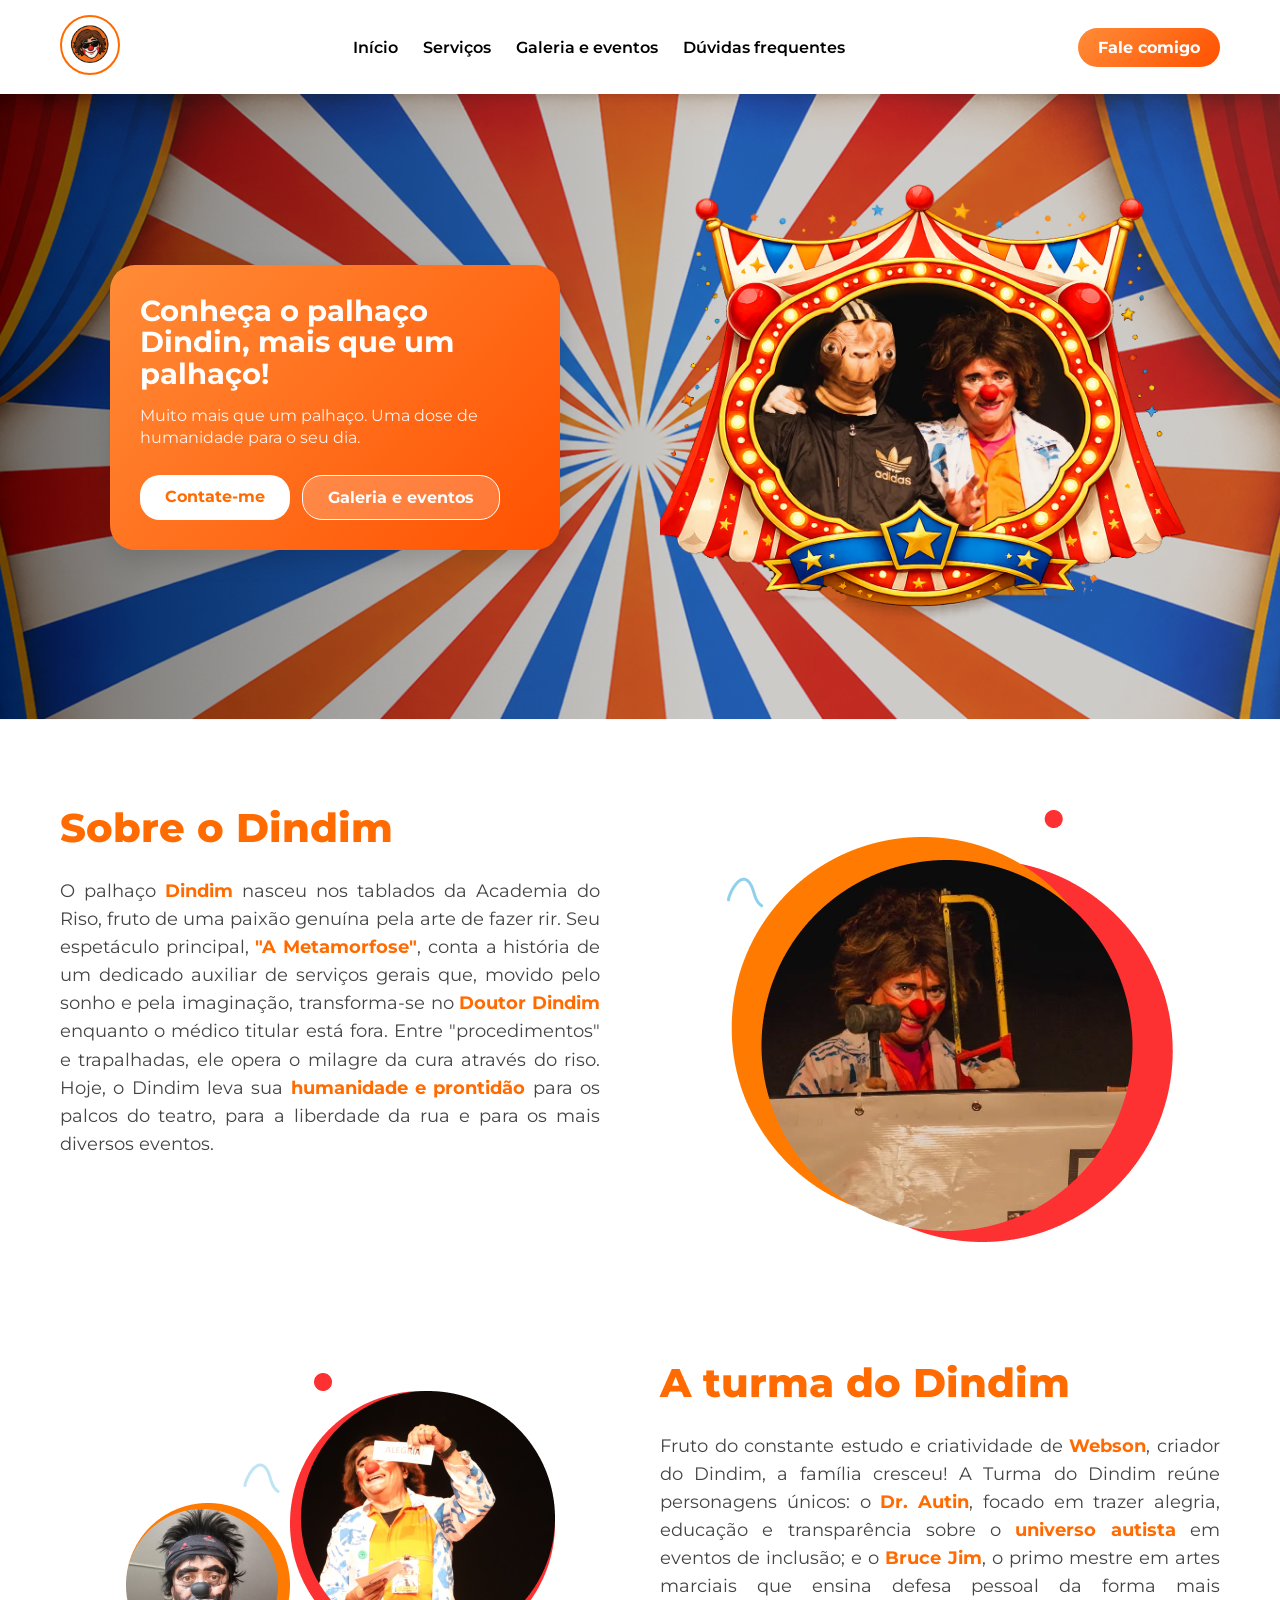
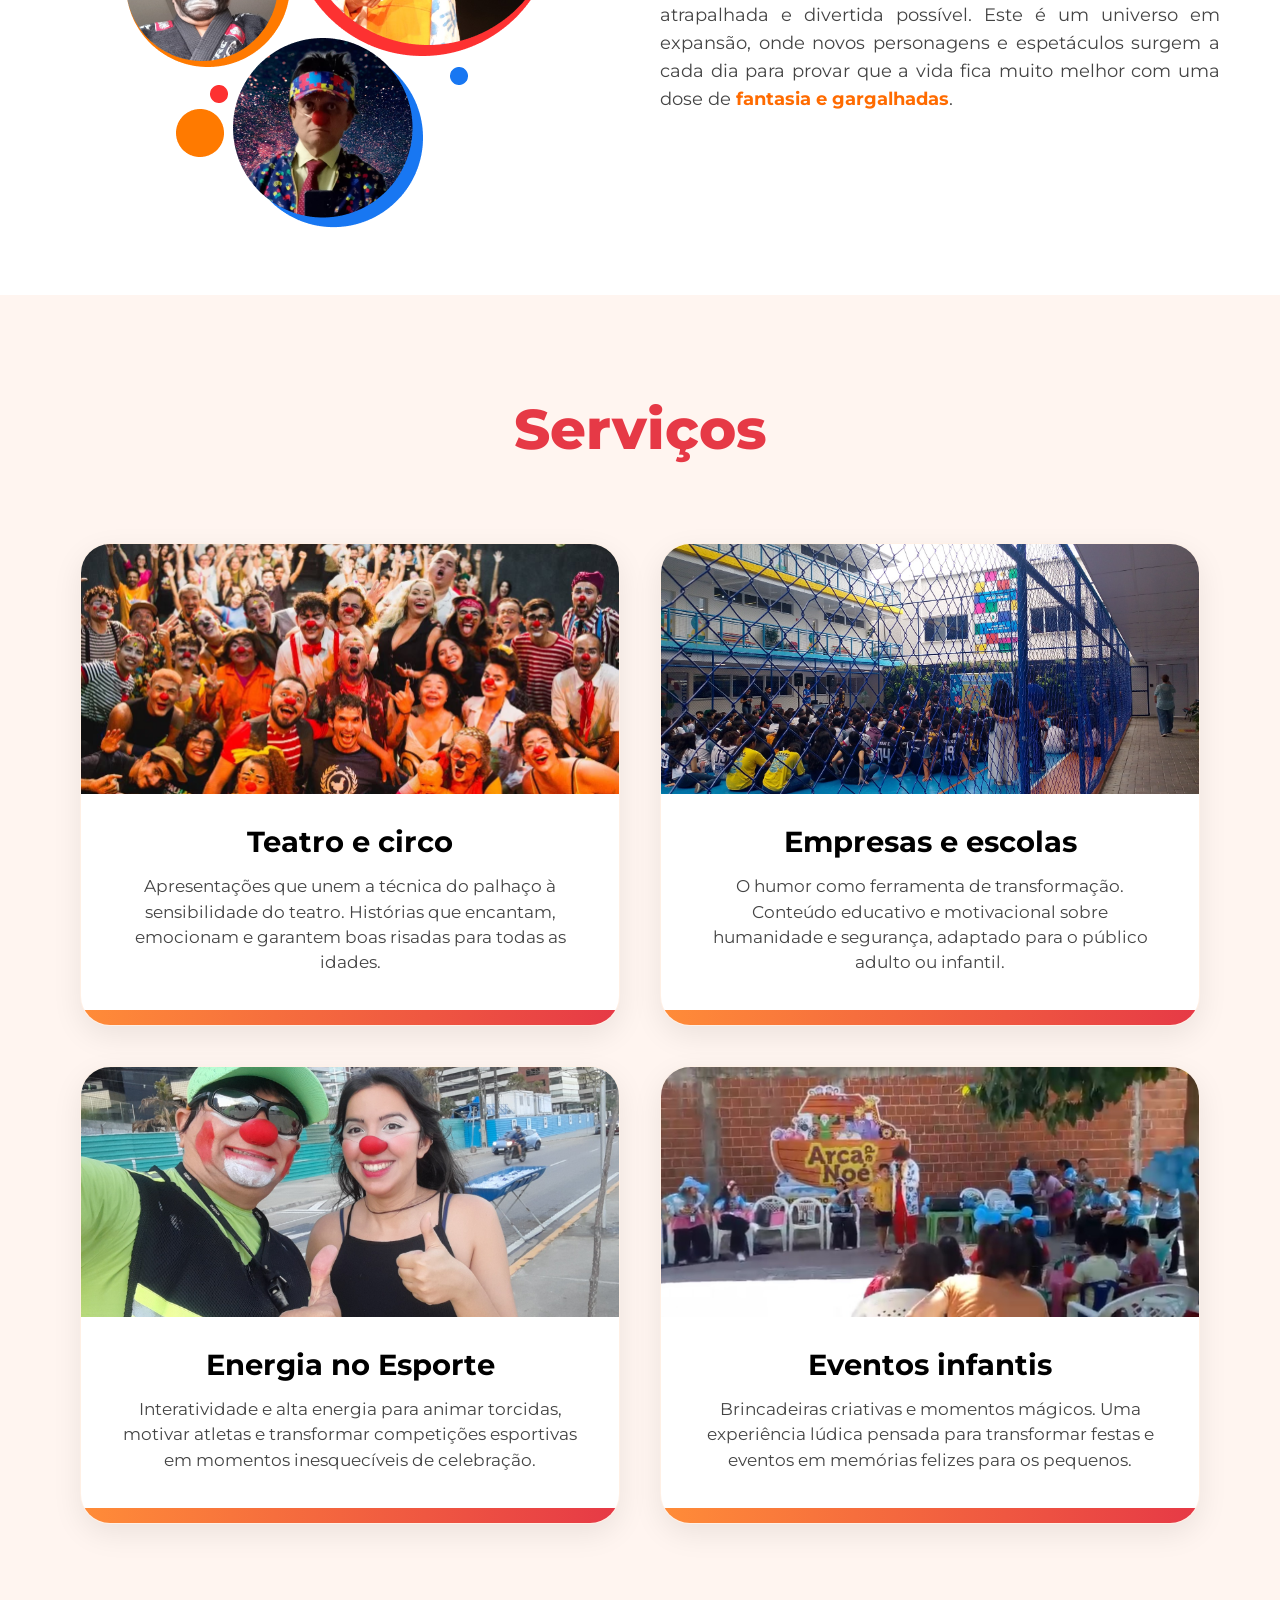
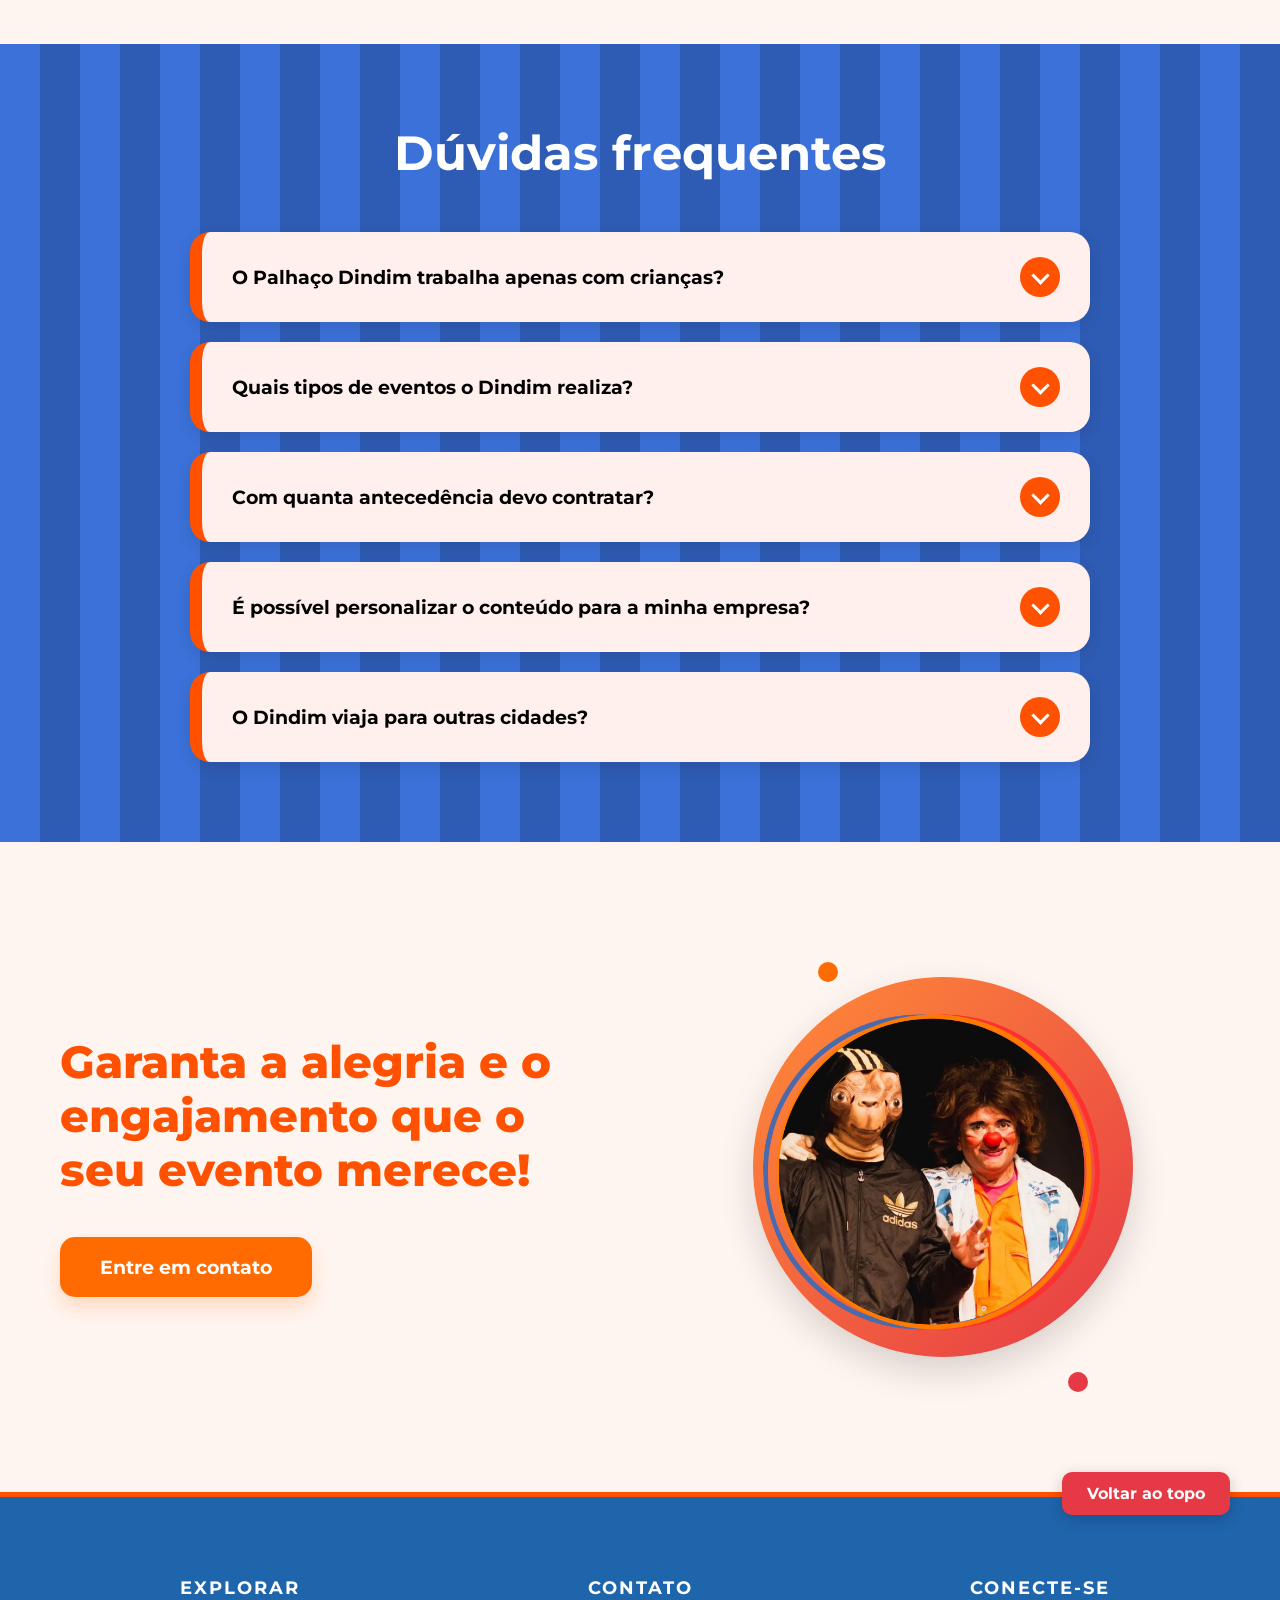
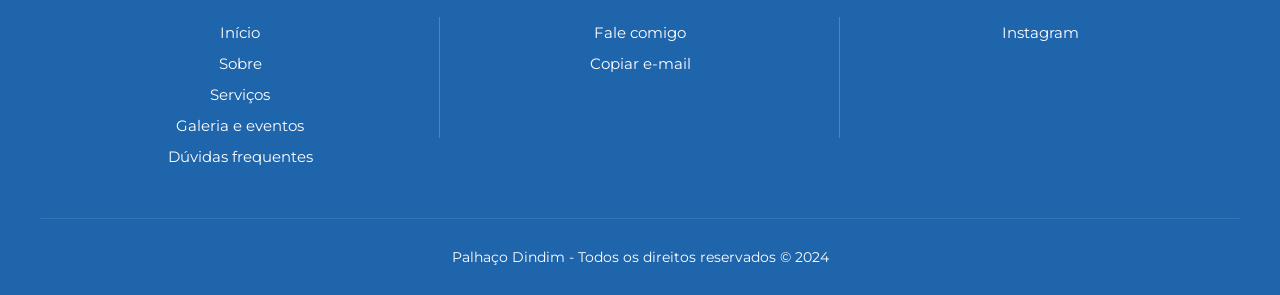
<file: index.html>
<!DOCTYPE html>
<html lang="pt-br">
<head>
    <meta charset="UTF-8">
    <meta name="viewport" content="width=device-width, initial-scale=1.0">
    <title>Palhaço Dindin | Início</title>
    <link rel="stylesheet" href="style.css">
    <!-- Fonte sugerida para um visual moderno e amigável -->
    <link href="https://fonts.googleapis.com/css2?family=Montserrat:wght@400;700&display=swap" rel="stylesheet">
    <link rel="shortcut icon" href="imgs/favicon-dindim.png" type="image/x-icon">
</head>
<body>

    <header class="navbar">
    <div class="container nav-container">
        <div class="logo">
            <img src="imgs/logo-dindin-navbar.png" alt="Logo Dindin">
        </div>
        
        <!-- Botão Hamburguer -->
        <div class="menu-toggle" id="mobile-menu">
            <span class="bar"></span>
            <span class="bar"></span>
            <span class="bar"></span>
        </div>

        <nav class="nav-links" id="nav-menu">
            <ul>
                <li><a href="#">Início</a></li>
                <li><a href="#servicos">Serviços</a></li>
                <li><a href="galeria.html">Galeria e eventos</a></li>
                <li><a href="#faq">Dúvidas frequentes</a></li>
                <!-- Botão aparece dentro do menu no celular -->
                <li class="mobile-cta-item"><a href="https://www.instagram.com/palhacodindim/" class="btn-whatsapp">Fale comigo</a></li>
            </ul>
        </nav>

        <div class="nav-cta">
            <a href="https://www.instagram.com/palhacodindim/" target="_blank" class="btn-whatsapp">Fale comigo</a>
        </div>
    </div>
</header>

    <section class="hero">
        <div class="container hero-wrapper">
            <!-- Lado Esquerdo: Texto -->
            <div class="hero-content">
                <div class="hero-card">
                    <h2>Conheça o palhaço Dindin, mais que um palhaço!</h2>
                    <p>Muito mais que um palhaço. Uma dose de humanidade para o seu dia.</p>
                    <div class="hero-buttons">
                        <a href=" https://www.instagram.com/palhacodindim/" target="_blank" class="btn-primary">Contate-me</a>
                        <a href="galeria.html" class="btn-secondary">Galeria e eventos</a>
                    </div>
                </div>
            </div>

            <!-- Lado Direito: Imagem -->
            <div class="hero-image-area">
                <div class="image-frame">
                    <img src="imgs/img-foto-background.png" alt="Apresentação Dindin"> <!-- Substitua pela imagem do circo -->
                </div>
            </div>
        </div>
    </section>


    <!-- Section 2: Apresentação -->
<section id="sobre" class="about">
    <div class="container">
        
        <!-- Primeira Parte: Sobre o Dindim -->
        <!-- Desktop: Texto(Esq) | Imagem(Dir) -->
        <!-- Mobile: Texto(Topo) | Imagem(Baixo) -->
        <div class="about-row">
            <div class="about-content">
                <h1 class="about-title">Sobre o Dindim</h1>
                <p>
                    O palhaço <span class="highlight">Dindim</span> nasceu nos tablados da Academia do Riso, fruto de uma paixão genuína pela arte de fazer rir. Seu espetáculo principal, <span class="highlight">"A Metamorfose"</span>, conta a história de um dedicado auxiliar de serviços gerais que, movido pelo sonho e pela imaginação, transforma-se no <span class="highlight">Doutor Dindim</span> enquanto o médico titular está fora. Entre "procedimentos" e trapalhadas, ele opera o milagre da cura através do riso. Hoje, o Dindim leva sua <span class="highlight">humanidade e prontidão</span> para os palcos do teatro, para a liberdade da rua e para os mais diversos eventos.
                </p>
            </div>
            <br>
            <div class="about-image">
                <div class="dindim-frame">
                    <div class="layer layer-bg"></div>
                    <div class="layer layer-ring"></div>
                    <div class="photo-wrapper">
                        <br>
                        <br>
                         <br>
                        <br>
                        <img src="imgs/section-2-esq-dindin.png" alt="Palhaço Dindim">
                    </div>
                </div>
            </div>
        </div>
        <br>
        <br>
        <br>
        <br>
        <br>

        <!-- Segunda Parte: Turma do Dindim -->
        <!-- Desktop: Imagem(Esq) | Texto(Dir) -> Usamos a classe 'reverse' -->
        <!-- Mobile: Texto(Topo) | Imagem(Baixo) -> A ordem natural prevalece -->
        <div class="about-row reverse">
            <div class="about-content">
                <h1 class="about-title">A turma do Dindim</h1>
                <p>
                    Fruto do constante estudo e criatividade de <span class="highlight">Webson</span>, criador do Dindim, a família cresceu! A Turma do Dindim reúne personagens únicos: o <span class="highlight">Dr. Autin</span>, focado em trazer alegria, educação e transparência sobre o <span class="highlight">universo autista</span> em eventos de inclusão; e o <span class="highlight">Bruce Jim</span>, o primo mestre em artes marciais que ensina defesa pessoal da forma mais atrapalhada e divertida possível. Este é um universo em expansão, onde novos personagens e espetáculos surgem a cada dia para provar que a vida fica muito melhor com uma dose de <span class="highlight">fantasia e gargalhadas</span>.
                    
                </p>
               
            </div>
            <div class="about-image">
                <div class="dindim-frame">
                    <div class="layer layer-bg"></div>
                    <div class="layer layer-ring"></div>
                    <div class="photo-wrapper">
                        <br>
        <br>
        <br>
         <br>
          <br>
           <br>
                        <img src="imgs/dindin-sobre2.png" alt="Palhaço Dindim">
                    </div>
                </div>
            </div>
        </div>

    </div>
</section>

<!---sessão 3 serviços-->
<section id="servicos" class="services">
    <div class="container">
        <h1 class="services-main-title">Serviços</h1>

        <div class="services-grid">
            <!-- Card 1 -->
            <div class="service-card">
                <div class="card-image">
                    <img src="imgs/teatro-circo-img.webp" alt="Teatro e Circo">
                </div>
                <div class="card-body">
                    <h3>Teatro e circo</h3>
                    <p>Apresentações que unem a técnica do palhaço à sensibilidade do teatro. Histórias que encantam, emocionam e garantem boas risadas para todas as idades.</p>
                </div>
                <div class="card-footer-shape"></div>
            </div>

            <!-- Card 2 -->
            <div class="service-card">
                <div class="card-image">
                    <img src="imgs/dindin-empresa.jpeg" alt="Empresas e Escolas">
                </div>
                <div class="card-body">
                    <h3>Empresas e escolas</h3>
                    <p>O humor como ferramenta de transformação. Conteúdo educativo e motivacional sobre humanidade e segurança, adaptado para o público adulto ou infantil.</p>
                </div>
                <div class="card-footer-shape"></div>
            </div>

            <!-- Card 3 -->
            <div class="service-card">
                <div class="card-image">
                    <img src="imgs/esporte-servico.jpeg" alt="Energia no Esporte">
                </div>
                <div class="card-body">
                    <h3>Energia no Esporte</h3>
                    <p>Interatividade e alta energia para animar torcidas, motivar atletas e transformar competições esportivas em momentos inesquecíveis de celebração.</p>
                </div>
                <div class="card-footer-shape"></div>
            </div>

            <!-- Card 4 -->
            <div class="service-card">
                <div class="card-image">
                    <img src="imgs/infantil-dindin.jpeg" alt="Eventos infantis">
                </div>
                <div class="card-body">
                    <h3>Eventos infantis</h3>
                    <p>Brincadeiras criativas e momentos mágicos. Uma experiência lúdica pensada para transformar festas e eventos em memórias felizes para os pequenos.</p>
                </div>
                <div class="card-footer-shape"></div>
            </div>
        </div>
    </div>
</section>

<!----SESSÃO4 DÚVIDAS FREQUENTES-- -->
<section id="faq" class="faq-section">
    <div class="container">
        <h1 class="faq-title">Dúvidas frequentes</h1>

        <div class="faq-container">
            <!-- Dúvida 1 -->
            <details>
                <summary>
                    O Palhaço Dindim trabalha apenas com crianças?
                    <span class="icon"></span>
                </summary>
                <div class="faq-content">
                    <p>Não! O Dindim é um palhaço para todas as idades. Sua abordagem foca na "humanidade", o que permite conectar tanto com crianças em escolas quanto com colaboradores de grandes empresas em palestras e treinamentos.</p>
                </div>
            </details>

            <!-- Dúvida 2 -->
            <details>
                <summary>
                    Quais tipos de eventos o Dindim realiza?
                    <span class="icon"></span>
                </summary>
                <div class="faq-content">
                    <p>O Dindim realiza palestras motivacionais, intervenções em SIPAT (segurança do trabalho), mestre de cerimônias, espetáculos teatrais, eventos esportivos e festas infantis personalizadas.</p>
                </div>
            </details>

            <!-- Dúvida 3 -->
            <details>
                <summary>
                    Com quanta antecedência devo contratar?
                    <span class="icon"></span>
                </summary>
                <div class="faq-content">
                    <p>Recomendamos a reserva com pelo menos 15 a 30 dias de antecedência para garantir a data, especialmente em meses de grande procura como outubro (mês das crianças).</p>
                </div>
            </details>

            <!-- Dúvida 4 -->
            <details>
                <summary>
                    É possível personalizar o conteúdo para a minha empresa?
                    <span class="icon"></span>
                </summary>
                <div class="faq-content">
                    <p>Com certeza! Alinhamos os objetivos da sua empresa (seja segurança, metas ou valores) para que a intervenção do Dindim reforce a mensagem institucional de forma leve.</p>
                </div>
            </details>

            <!-- Dúvida 5 -->
            <details>
                <summary>
                    O Dindim viaja para outras cidades?
                    <span class="icon"></span>
                </summary>
                <div class="faq-content">
                    <p>Sim! Dindim viaja para levar suas aventuras a qualquer lugar. Entre em contato para conversarmos sobre a logística para a sua região.</p>
                </div>
            </details>
        </div>
    </div>
</section>

<!----Penultima sessão - chamada CTA-->
<section id="contato" class="cta-section">
    <div class="container cta-wrapper">
        <!-- Lado Esquerdo: Texto e Botão -->
        <div class="cta-content">
            <h2 class="cta-heading">Garanta a alegria e o engajamento que o seu evento merece!</h2>
            <a href="https://www.instagram.com/palhacodindim/" target="_blank   " class="btn-cta">Entre em contato</a>
        </div>

        <!-- Lado Direito: Imagem com Moldura -->
        <div class="cta-image-area">
            <div class="cta-frame-container">
                <!-- Moldura quadrada azul de fundo -->
                <!-- <div class="blue-square-frame"></div> -->
                
                <!-- Círculo decorativo e Foto -->
                <div class="cta-circle-photo">
                    <img src="imgs/DINDIN-CTA.png" alt="Dindim e Amigo">
                </div>

                <!-- Pontos decorativos flutuantes -->
                <div class="dot dot-top"></div>
                <div class="dot dot-bottom"></div>
            </div>
        </div>
    </div>
</section>


<!---ultima sessão - footer-->
<footer class="main-footer">
    <!-- Botão Voltar ao Topo -->
    <a href="#" class="back-to-top">Voltar ao topo</a>

    <div class="container footer-grid">
        <!-- Coluna 1: Explorar -->
        <div class="footer-col">
            <h3>EXPLORAR</h3>
            <ul class="footer-links">
                <li><a href="#">Início</a></li>
                <li><a href="#sobre">Sobre</a></li>
                <li><a href="#servicos">Serviços</a></li>
                <li><a href="galeria.html">Galeria e eventos</a></li>
                <li><a href="#faq">Dúvidas frequentes</a></li>
            </ul>
        </div>

        <!-- Coluna 2: Contato -->
        <div class="footer-col">
            <h3>CONTATO</h3>
            <ul class="footer-links">
                <li><a href=" https://www.instagram.com/palhacodindim/" target="_blank">Fale comigo</a></li>
                <li><a href="javascript:void(0)" onclick="copyEmail()" id="email-link">Copiar e-mail</a></li>
            </ul>
        </div>

        <!-- Coluna 3: Conectar-se -->
        <div class="footer-col">
            <h3>CONECTE-SE</h3>
            <ul class="footer-links">
                <li><a href="https://instagram.com/palhacodindim" target="_blank">Instagram</a></li>
                <!-- <li><a href="https://wa.me/seunumero" target="_blank">WhatsApp</a></li> -->
            </ul>
        </div>
    </div>

    <!-- Parte de baixo: Direitos Autorais -->
    <div class="footer-bottom">
        <p>Palhaço Dindim - Todos os direitos reservados &copy; 2024</p>
    </div>
</footer>
<script>
    const menuToggle = document.getElementById('mobile-menu');
    const navMenu = document.getElementById('nav-menu');
    const navLinks = document.querySelectorAll('.nav-links a');

    // Abre/Fecha o menu ao clicar no hamburguer
    menuToggle.addEventListener('click', () => {
        menuToggle.classList.toggle('is-active');
        navMenu.classList.toggle('active');
    });

    // Fecha o menu automaticamente ao clicar em qualquer link (âncora)
    navLinks.forEach(link => {
        link.addEventListener('click', () => {
            menuToggle.classList.remove('is-active');
            navMenu.classList.remove('active');
        });
    });
</script>

<!-- Script simples para copiar o e-mail -->
<script>
function copyEmail() {
    const email = "palhacodindim@gmail.com"; // Troque pelo seu e-mail real
    navigator.clipboard.writeText(email);
    const link = document.getElementById('email-link');
    link.innerText = "E-mail copiado!";
    setTimeout(() => { link.innerText = "Copiar e-mail"; }, 2000);
}
</script>


</body>
</html>
</file>
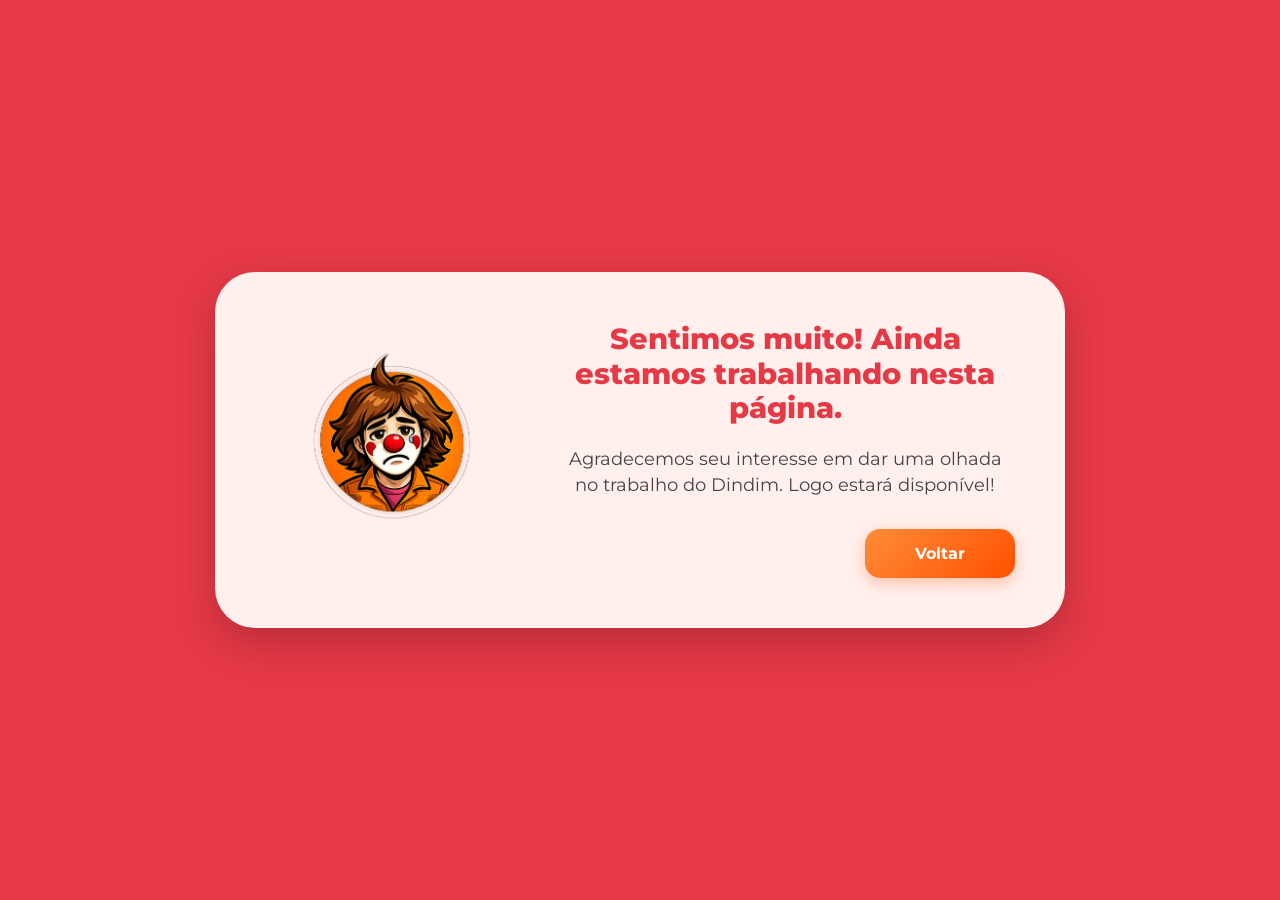
<file: erro.html>
<!DOCTYPE html>
<html lang="pt-br">
<head>
    <meta charset="UTF-8">
    <meta name="viewport" content="width=device-width, initial-scale=1.0">
    <title>Dindim | Página em Construção</title>
    <link rel="stylesheet" href="erro.css">
    <link href="https://fonts.googleapis.com/css2?family=Montserrat:wght@400;700;800&display=swap" rel="stylesheet">
</head>
<body class="error-page">

    <div class="error-container">
        <div class="error-card">
            
            <!-- Lado Esquerdo: Imagem do Dindim Triste -->
            <div class="error-image">
                <div class="img-circle">
                    <img src="imgs/dindim-triste.png" alt="Dindim triste"> <!-- Use a imagem do palhaço chorando -->
                </div>
            </div>

            <!-- Lado Direito: Mensagem -->
            <div class="error-content">
                <h1>Sentimos muito! Ainda estamos trabalhando nesta página.</h1>
                <p>Agradecemos seu interesse em dar uma olhada no trabalho do Dindim. Logo estará disponível!</p>
                
                <div class="error-footer">
                    <a href="galeria.html" class="btn-voltar">Voltar</a>
                </div>
            </div>

        </div>
    </div>

</body>
</html>
</file>
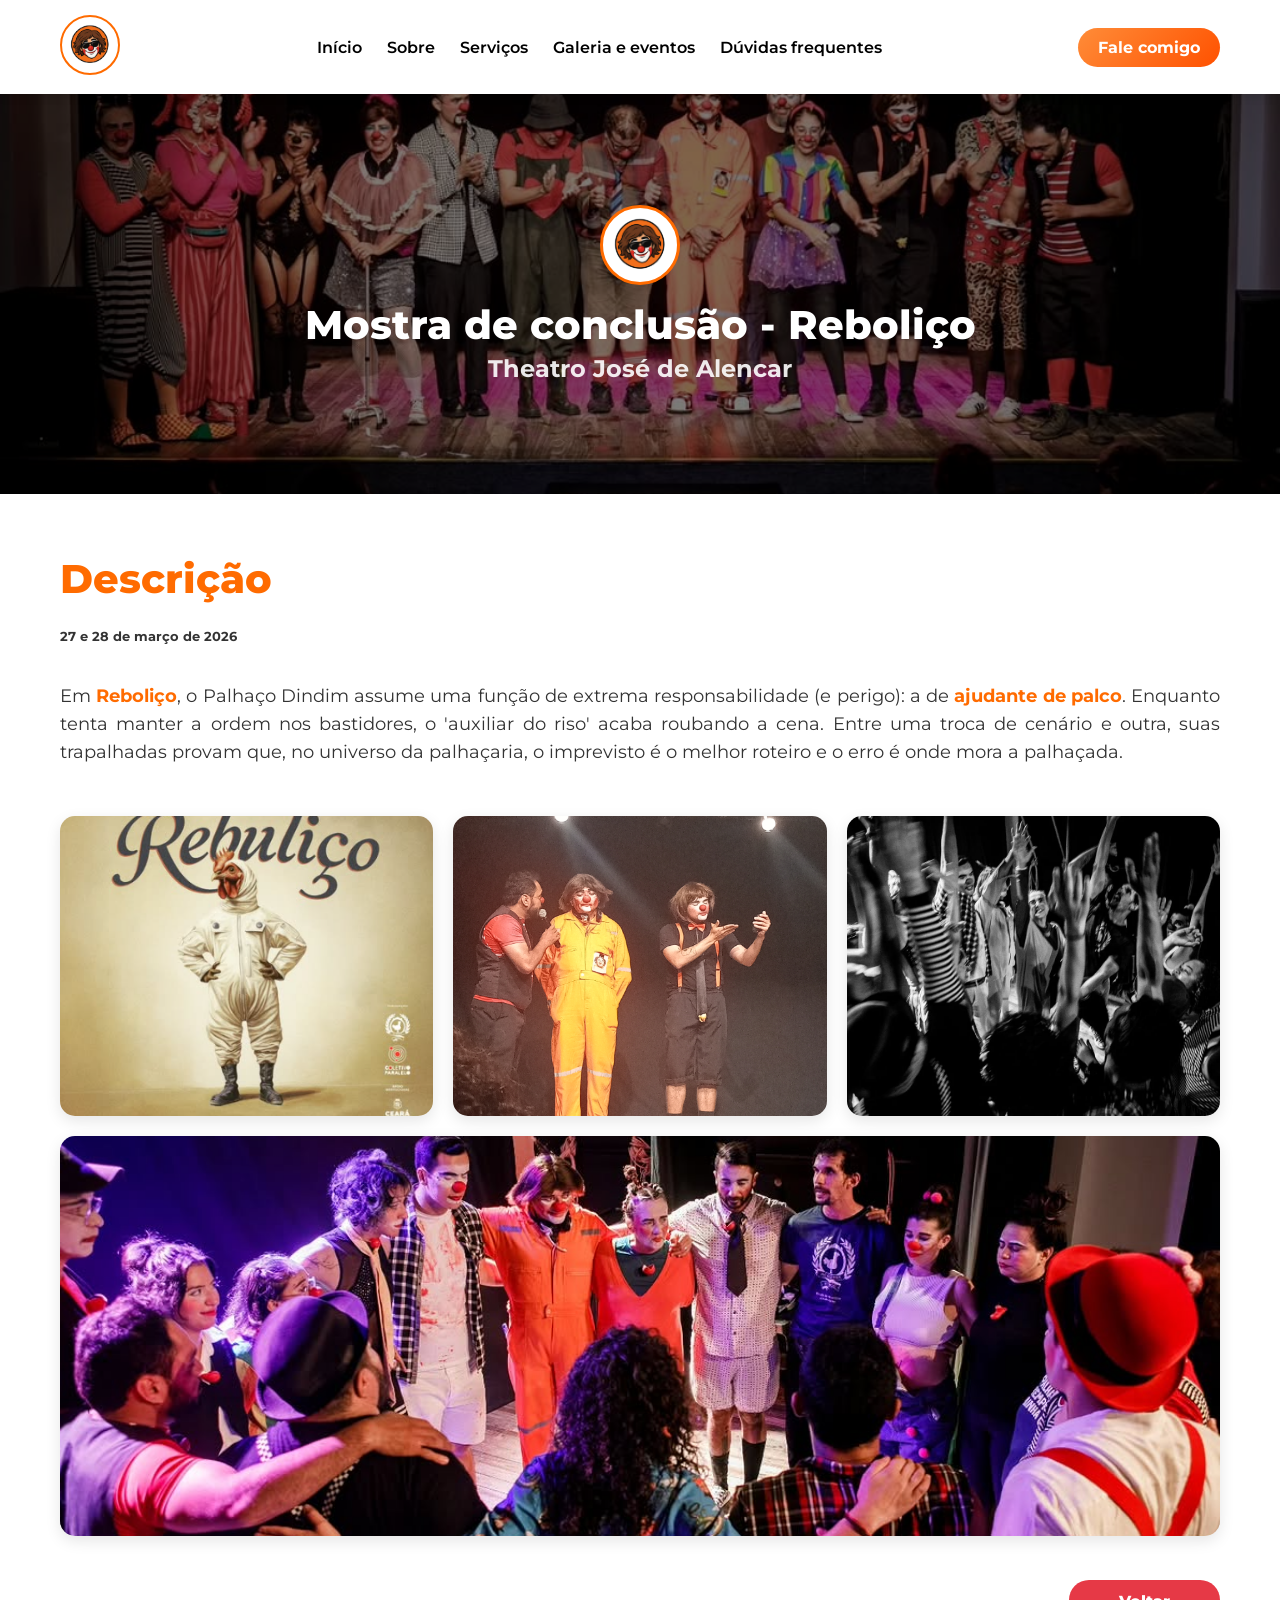
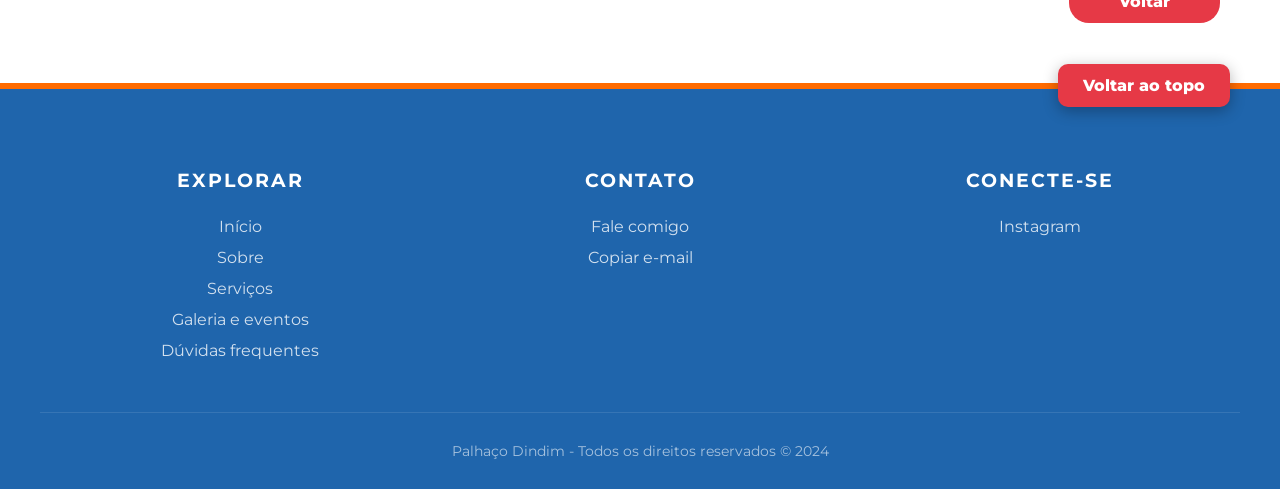
<file: evento-selecionado.html>
<!DOCTYPE html>
<html lang="pt-br">
<head>
    <meta charset="UTF-8">
    <meta name="viewport" content="width=device-width, initial-scale=1.0">
    <title>Dindim | Detalhes do Evento</title>
    <link rel="stylesheet" href="evento-selecionado.css">
    <link href="https://fonts.googleapis.com/css2?family=Montserrat:wght@400;700;800&display=swap" rel="stylesheet">
</head>
<body>

    <!-- NAVBAR (Padrão) -->
    <header class="navbar">
        <div class="container nav-container">
            <div class="logo">
                <a href="index.html"><img src="imgs/logo-dindin-navbar.png" alt="Logo Dindin"></a>
            </div>
            
            <div class="menu-toggle" id="mobile-menu">
                <span class="bar"></span>
                <span class="bar"></span>
                <span class="bar"></span>
            </div>

            <nav class="nav-links" id="nav-menu">
                <ul>
                    <li><a href="index.html">Início</a></li>
                    <li><a href="index.html#sobre">Sobre</a></li>
                    <li><a href="index.html#servicos">Serviços</a></li>
                    <li><a href="galeria.html">Galeria e eventos</a></li>
                    <li><a href="index.html#faq">Dúvidas frequentes</a></li>
                    <li class="mobile-cta-item"><a href="https://www.instagram.com/palhacodindim/" target="_blank" class="btn-whatsapp">Fale comigo</a></li>
                </ul>
            </nav>

            <div class="nav-cta">
                <a href="https://www.instagram.com/palhacodindim/" target="_blank" class="btn-whatsapp">Fale comigo</a>
            </div>
        </div>
    </header>

    <!-- HERO DO EVENTO -->
    <section class="event-hero">
        <div class="event-hero-overlay">
            <div class="event-hero-content">
                <div class="event-avatar">
                    <img src="imgs/logo-dindin-navbar.png" alt="Dindim">
                </div>
                <h1>Mostra de conclusão - Reboliço</h1>
                <p>Theatro José de Alencar</p>
            </div>
        </div>
    </section>

    <!-- CONTEÚDO DO EVENTO -->
    <main class="event-details container">
        <section class="description-section">
            <h2 class="description-title">Descrição</h2>
            <h5> 27 e 28 de março de 2026 </h5>
            <br>
            <br>
            <p>
                Em <span class="highlight">Reboliço</span>,  o Palhaço Dindim assume uma função de extrema responsabilidade (e perigo): a de 
                <span class="highlight">ajudante de palco</span>.  Enquanto tenta manter a ordem nos bastidores, o 'auxiliar do riso' acaba roubando a cena. Entre uma troca de cenário e outra, suas trapalhadas provam que, no universo da palhaçaria, o imprevisto é o melhor roteiro e o erro é onde mora a palhaçada.
            </p>
        </section>

        <!-- GALERIA ESPECÍFICA DO EVENTO -->
        <section class="event-gallery">
            <div class="gallery-row-top">
                <img src="imgs/rebolico-divulgacao.png" alt="Foto 1">
                <img src="imgs/rebolico2.jpg" alt="Foto 2">
                <img src="imgs/rebolico3.heic" alt="Foto 3">
            </div>
            <div class="gallery-row-bottom">
                <img src="imgs/rebolico4.heic" alt="Foto Larga">
            </div>
            
            <div class="event-actions">
                <a href="galeria.html" class="btn-voltar-evento">Voltar</a>
            </div>
        </section>
    </main>

    <!-- FOOTER (Padrão) -->
    <footer class="main-footer">
        <a href="#" class="back-to-top">Voltar ao topo</a>
        <div class="container footer-grid">
            <div class="footer-col">
                <h3>EXPLORAR</h3>
                <ul class="footer-links">
                    <li><a href="index.html">Início</a></li>
                    <li><a href="index.html#sobre">Sobre</a></li>
                    <li><a href="index.html#servicos">Serviços</a></li>
                    <li><a href="galeria.html">Galeria e eventos</a></li>
                    <li><a href="index.html#faq">Dúvidas frequentes</a></li>
                </ul>
            </div>
            <div class="footer-col">
                <h3>CONTATO</h3>
                <ul class="footer-links">
                    <li><a href="https://www.instagram.com/palhacodindim/" target="_blank">Fale comigo</a></li>
                    <li><a href="javascript:void(0)" onclick="copyEmail()" id="email-link">Copiar e-mail</a></li>
                </ul>
            </div>
            <div class="footer-col">
                <h3>CONECTE-SE</h3>
                <ul class="footer-links">
                    <li><a href="https://www.instagram.com/palhacodindim/" target="_blank">Instagram</a></li>
                    <!-- <li><a href="https://www.instagram.com/palhacodindim/" target="_blank">Whatsapp</a></li> -->
                </ul>
            </div>
        </div>
        <div class="footer-bottom">
            <p>Palhaço Dindim - Todos os direitos reservados &copy; 2024</p>
        </div>
    </footer>

    <!-- Scripts -->
    <script>
        // Menu Hamburguer
        const menuToggle = document.getElementById('mobile-menu');
        const navMenu = document.getElementById('nav-menu');
        menuToggle.addEventListener('click', () => {
            menuToggle.classList.toggle('is-active');
            navMenu.classList.toggle('active');
        });

        // Copiar Email
        function copyEmail() {
            const email = "palhacodindim@gmail.com"; 
            navigator.clipboard.writeText(email);
            const link = document.getElementById('email-link');
            link.innerText = "E-mail copiado!";
            setTimeout(() => { link.innerText = "Copiar e-mail"; }, 2000);
        }
    </script>

    <!-- Janela Modal para expandir a foto -->
<div id="imageModal" class="modal">
    <span class="close-modal">&times;</span>
    <img class="modal-content" id="imgExpanded">
    <div id="caption"></div>
</div>

<script>
    // Lógica do Modal (Expandir Imagem)
    const modal = document.getElementById("imageModal");
    const modalImg = document.getElementById("imgExpanded");
    const captionText = document.getElementById("caption");
    const closeModal = document.querySelector(".close-modal");

    // Seleciona todas as imagens dentro da seção de galeria do evento
    const eventImages = document.querySelectorAll(".event-gallery img");

    eventImages.forEach(img => {
        img.onclick = function() {
            modal.style.display = "flex"; // Abre o modal
            modalImg.src = this.src;     // Pega o caminho da imagem clicada
            captionText.innerHTML = this.alt; // Pega o texto do 'alt' para a legenda
        }
    });

    // Fecha o modal ao clicar no 'X'
    closeModal.onclick = function() {
        modal.style.display = "none";
    }

    // Fecha o modal ao clicar fora da imagem (no fundo escuro)
    window.onclick = function(event) {
        if (event.target == modal) {
            modal.style.display = "none";
        }
    }
</script>
</body>
</html>
</file>
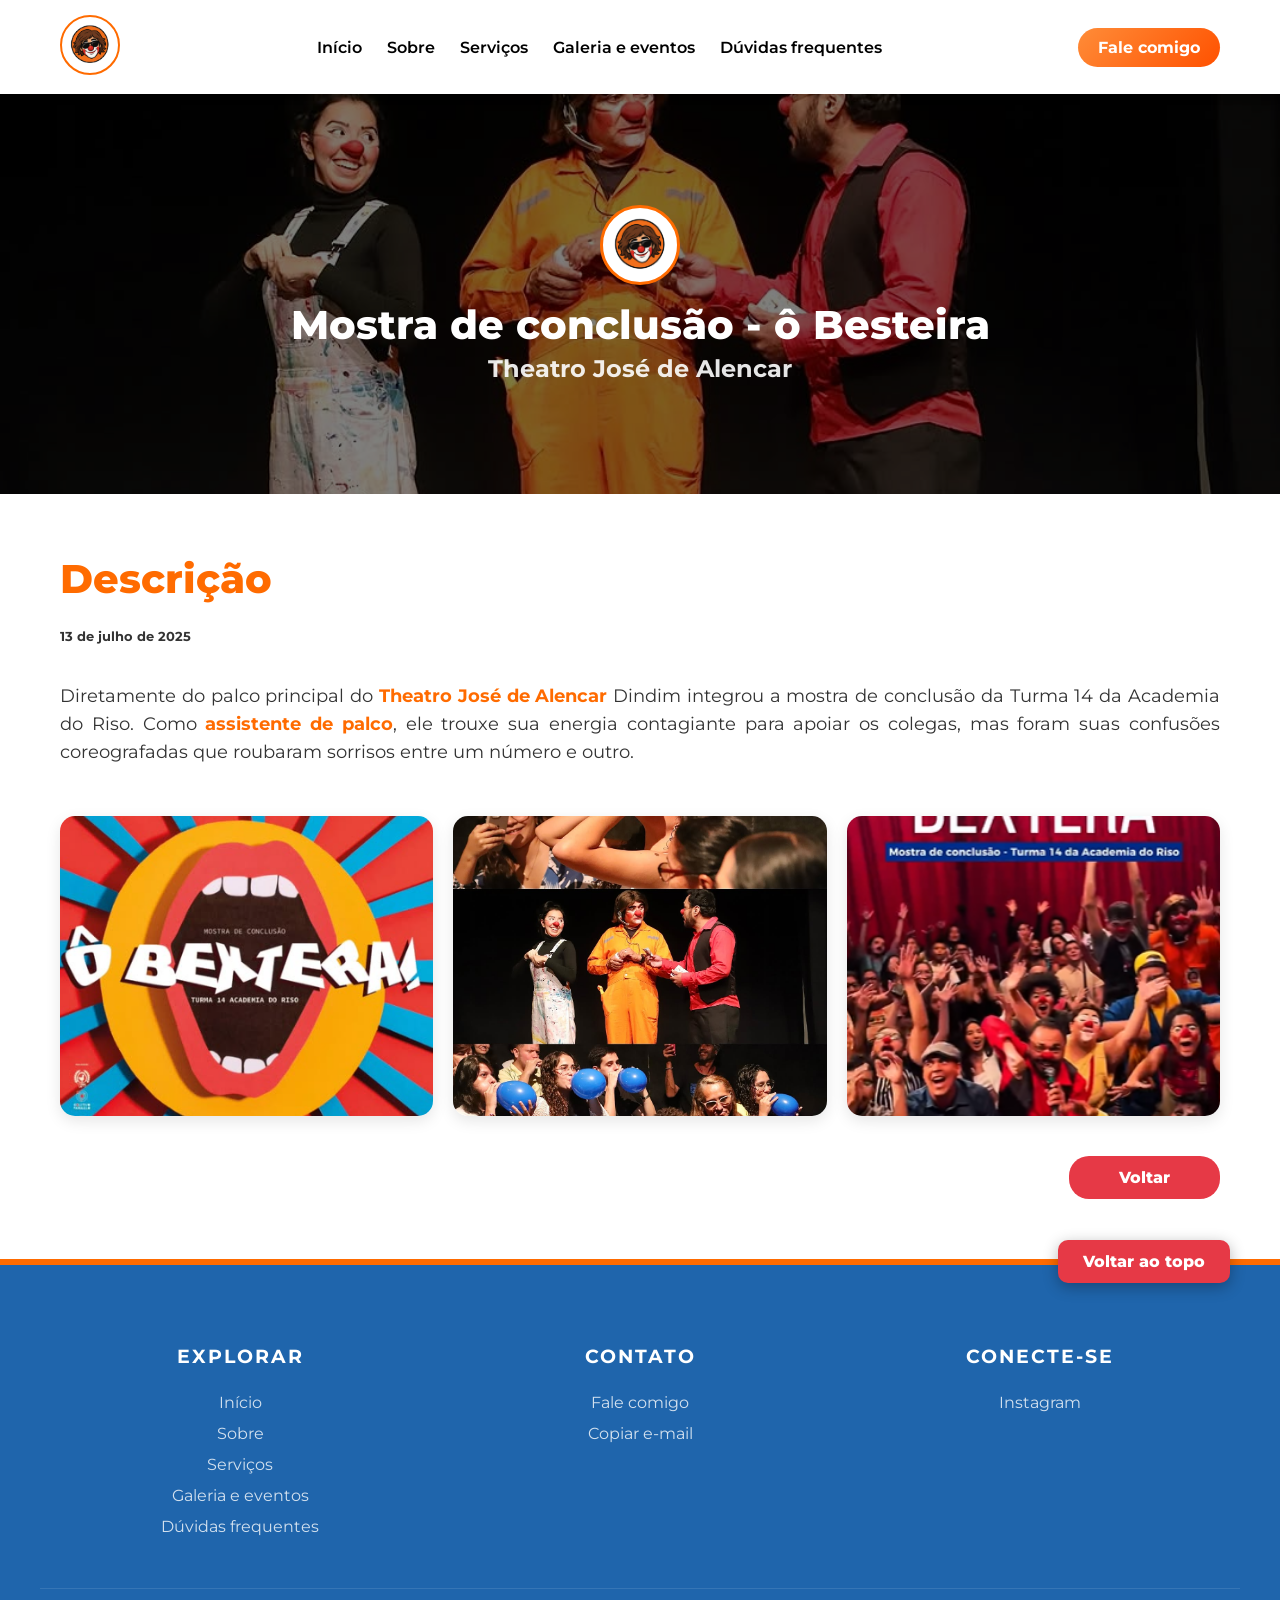
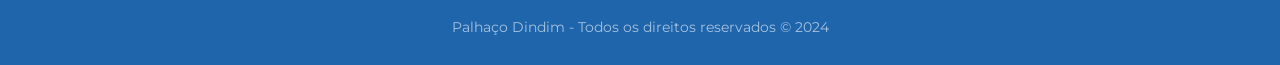
<file: evento-selecionado3.html>
<!DOCTYPE html>
<html lang="pt-br">
<head>
    <meta charset="UTF-8">
    <meta name="viewport" content="width=device-width, initial-scale=1.0">
    <title>Dindim | Detalhes do Evento</title>
    <link rel="stylesheet" href="evento-selecionado3.css">
    <link href="https://fonts.googleapis.com/css2?family=Montserrat:wght@400;700;800&display=swap" rel="stylesheet">
</head>
<body>

    <!-- NAVBAR (Padrão) -->
    <header class="navbar">
        <div class="container nav-container">
            <div class="logo">
                <a href="index.html"><img src="imgs/logo-dindin-navbar.png" alt="Logo Dindin"></a>
            </div>
            
            <div class="menu-toggle" id="mobile-menu">
                <span class="bar"></span>
                <span class="bar"></span>
                <span class="bar"></span>
            </div>

            <nav class="nav-links" id="nav-menu">
                <ul>
                    <li><a href="index.html">Início</a></li>
                    <li><a href="index.html#sobre">Sobre</a></li>
                    <li><a href="index.html#servicos">Serviços</a></li>
                    <li><a href="galeria.html">Galeria e eventos</a></li>
                    <li><a href="index.html#faq">Dúvidas frequentes</a></li>
                    <li class="mobile-cta-item"><a href="https://www.instagram.com/palhacodindim/" target="_blank" class="btn-whatsapp">Fale comigo</a></li>
                </ul>
            </nav>

            <div class="nav-cta">
                <a href="https://www.instagram.com/palhacodindim/" target="_blank" class="btn-whatsapp">Fale comigo</a>
            </div>
        </div>
    </header>

    <!-- HERO DO EVENTO -->
    <section class="event-hero2">
        <div class="event-hero-overlay">
            <div class="event-hero-content">
                <div class="event-avatar">
                    <img src="imgs/logo-dindin-navbar.png" alt="Dindim">
                </div>
                <h1>Mostra de conclusão - ô Besteira</h1>
                <p>Theatro José de Alencar</p>
            </div>
        </div>
    </section>

    <!-- CONTEÚDO DO EVENTO -->
    <main class="event-details container">
        <section class="description-section">
            <h2 class="description-title">Descrição</h2>
            <h5> 13 de julho de 2025 </h5>
            <br>
            <br>
            <p>
               Diretamente do palco principal do  <span class="highlight">Theatro José de Alencar </span> Dindim integrou a mostra de conclusão da Turma 14 da Academia do Riso. Como
                <span class="highlight">assistente de palco</span>, ele trouxe sua energia contagiante para apoiar os colegas, mas foram suas confusões coreografadas que roubaram sorrisos entre um número e outro. 
        </section>

        <!-- GALERIA ESPECÍFICA DO EVENTO -->
        <section class="event-gallery">
            <div class="gallery-row-top">
                <img src="imgs/ohbesteiraa.png" alt="Foto 1">
                <img src="imgs/ohbesteira2.jpg" alt="Foto 2">
                <img src="imgs/ohbesteira7.png" alt="Foto 3">
            </div>
            <!-- <div class="gallery-row-bottom">
                <img src="imgs/patori5.JPG" alt="Foto Larga">
            </div> -->
            
            <div class="event-actions">
                <a href="galeria.html" class="btn-voltar-evento">Voltar</a>
            </div>
        </section>
    </main>

    <!-- FOOTER (Padrão) -->
    <footer class="main-footer">
        <a href="#" class="back-to-top">Voltar ao topo</a>
        <div class="container footer-grid">
            <div class="footer-col">
                <h3>EXPLORAR</h3>
                <ul class="footer-links">
                    <li><a href="index.html">Início</a></li>
                    <li><a href="index.html#sobre">Sobre</a></li>
                    <li><a href="index.html#servicos">Serviços</a></li>
                    <li><a href="galeria.html">Galeria e eventos</a></li>
                    <li><a href="index.html#faq">Dúvidas frequentes</a></li>
                </ul>
            </div>
            <div class="footer-col">
                <h3>CONTATO</h3>
                <ul class="footer-links">
                    <li><a href="https://www.instagram.com/palhacodindim/" target="_blank">Fale comigo</a></li>
                    <li><a href="javascript:void(0)" onclick="copyEmail()" id="email-link">Copiar e-mail</a></li>
                </ul>
            </div>
            <div class="footer-col">
                <h3>CONECTE-SE</h3>
                <ul class="footer-links">
                    <li><a href="https://www.instagram.com/palhacodindim/" target="_blank">Instagram</a></li>
                    <!-- <li><a href="https://www.instagram.com/palhacodindim/" target="_blank">Whatsapp</a></li> -->
                </ul>
            </div>
        </div>
        <div class="footer-bottom">
            <p>Palhaço Dindim - Todos os direitos reservados &copy; 2024</p>
        </div>
    </footer>

    <!-- Scripts -->
    <script>
        // Menu Hamburguer
        const menuToggle = document.getElementById('mobile-menu');
        const navMenu = document.getElementById('nav-menu');
        menuToggle.addEventListener('click', () => {
            menuToggle.classList.toggle('is-active');
            navMenu.classList.toggle('active');
        });

        // Copiar Email
        function copyEmail() {
            const email = "palhacodindim@gmail.com"
            navigator.clipboard.writeText(email);
            const link = document.getElementById('email-link');
            link.innerText = "E-mail copiado!";
            setTimeout(() => { link.innerText = "Copiar e-mail"; }, 2000);
        }
    </script>

    <!-- Janela Modal para expandir a foto -->
<div id="imageModal" class="modal">
    <span class="close-modal">&times;</span>
    <img class="modal-content" id="imgExpanded">
    <div id="caption"></div>
</div>

<script>
    // Lógica do Modal (Expandir Imagem)
    const modal = document.getElementById("imageModal");
    const modalImg = document.getElementById("imgExpanded");
    const captionText = document.getElementById("caption");
    const closeModal = document.querySelector(".close-modal");

    // Seleciona todas as imagens dentro da seção de galeria do evento
    const eventImages = document.querySelectorAll(".event-gallery img");

    eventImages.forEach(img => {
        img.onclick = function() {
            modal.style.display = "flex"; // Abre o modal
            modalImg.src = this.src;     // Pega o caminho da imagem clicada
            captionText.innerHTML = this.alt; // Pega o texto do 'alt' para a legenda
        }
    });

    // Fecha o modal ao clicar no 'X'
    closeModal.onclick = function() {
        modal.style.display = "none";
    }

    // Fecha o modal ao clicar fora da imagem (no fundo escuro)
    window.onclick = function(event) {
        if (event.target == modal) {
            modal.style.display = "none";
        }
    }
</script>
</body>
</html>
</file>
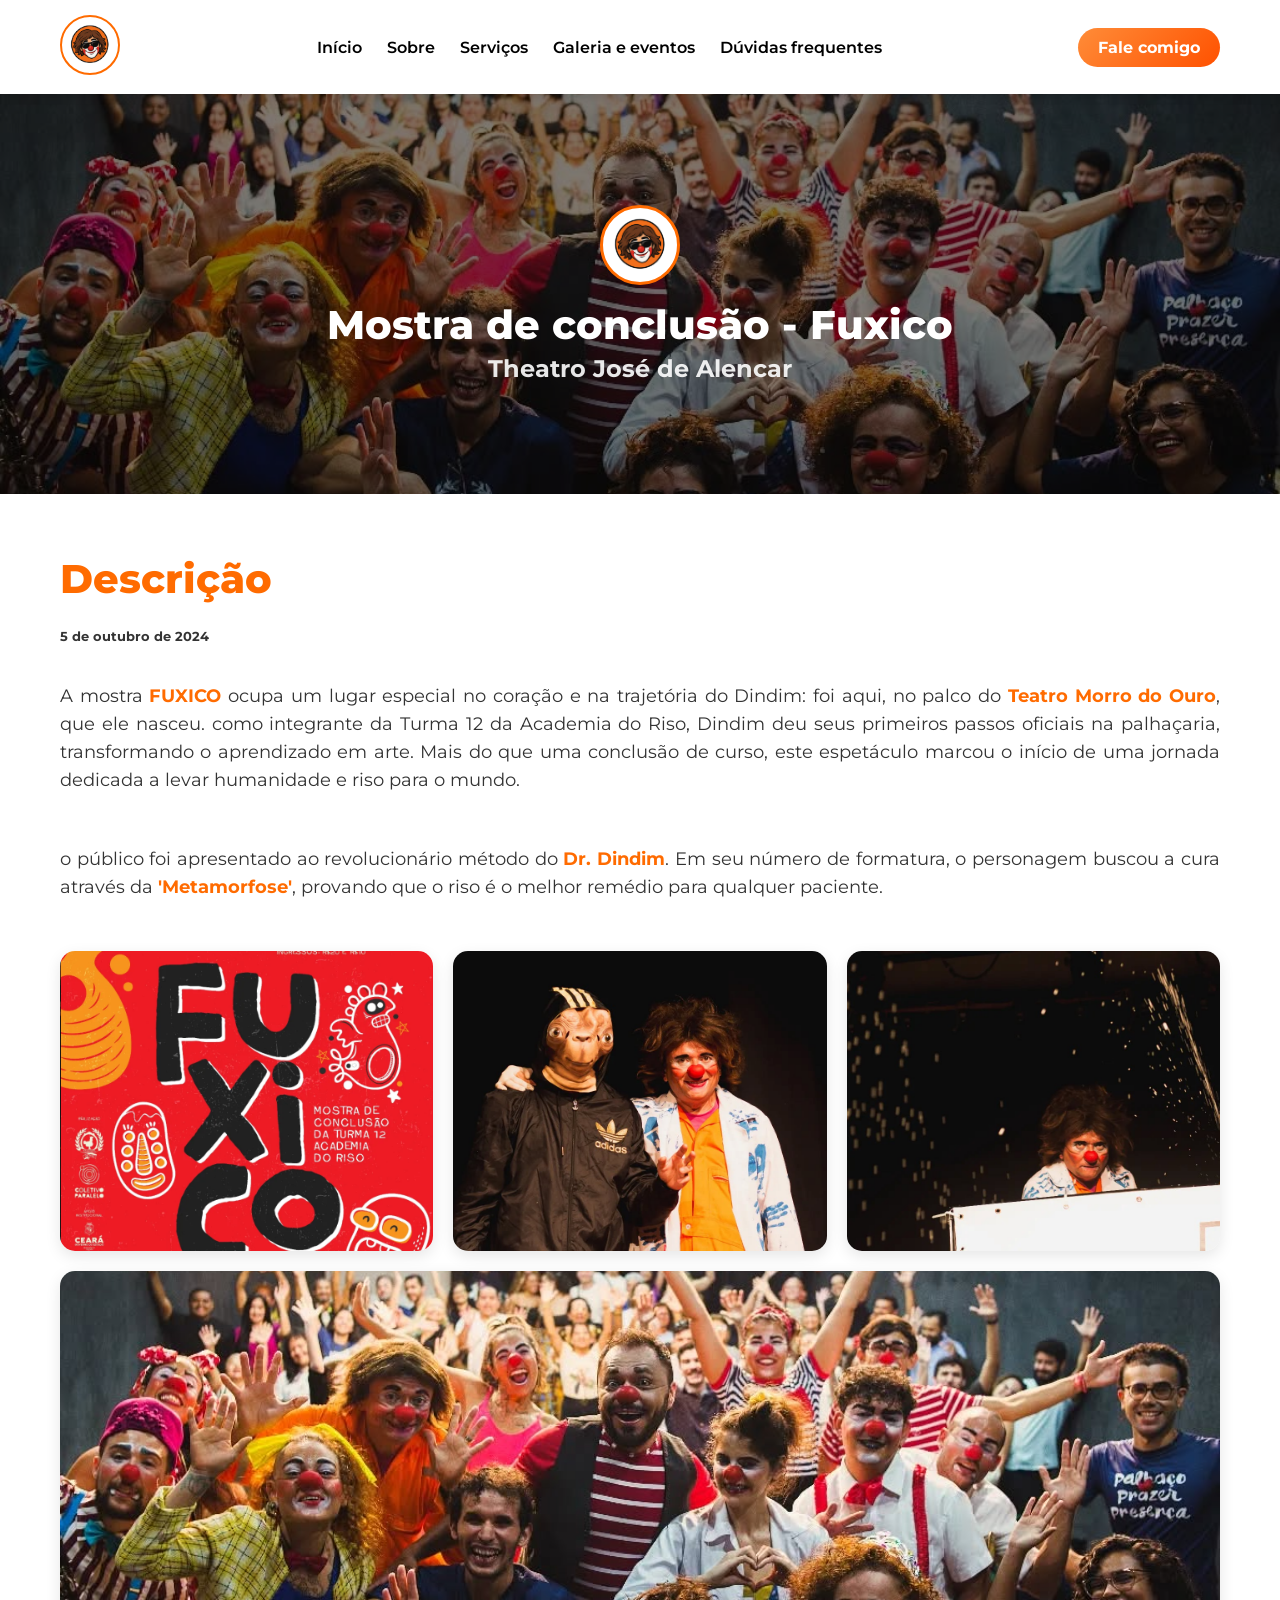
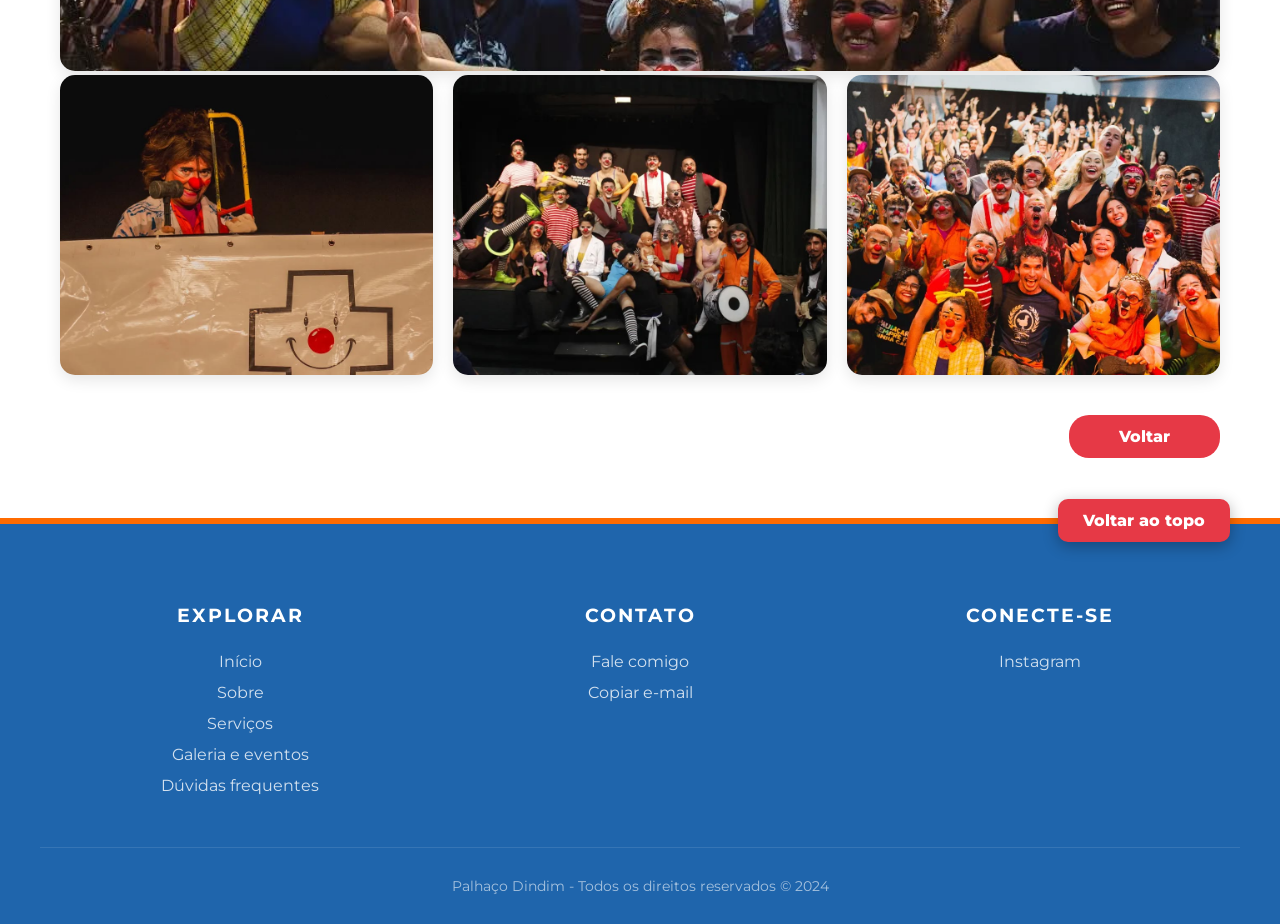
<file: evento-selecionado4.html>
<!DOCTYPE html>
<html lang="pt-br">
<head>
    <meta charset="UTF-8">
    <meta name="viewport" content="width=device-width, initial-scale=1.0">
    <title>Dindim | Detalhes do Evento</title>
    <link rel="stylesheet" href="evento-selecionado4.css">
    <link href="https://fonts.googleapis.com/css2?family=Montserrat:wght@400;700;800&display=swap" rel="stylesheet">
</head>
<body>

    <!-- NAVBAR (Padrão) -->
    <header class="navbar">
        <div class="container nav-container">
            <div class="logo">
                <a href="index.html"><img src="imgs/logo-dindin-navbar.png" alt="Logo Dindin"></a>
            </div>
            
            <div class="menu-toggle" id="mobile-menu">
                <span class="bar"></span>
                <span class="bar"></span>
                <span class="bar"></span>
            </div>

            <nav class="nav-links" id="nav-menu">
                <ul>
                    <li><a href="index.html">Início</a></li>
                    <li><a href="index.html#sobre">Sobre</a></li>
                    <li><a href="index.html#servicos">Serviços</a></li>
                    <li><a href="galeria.html">Galeria e eventos</a></li>
                    <li><a href="index.html#faq">Dúvidas frequentes</a></li>
                    <li class="mobile-cta-item"><a href="https://www.instagram.com/palhacodindim/" target="_blank" class="btn-whatsapp">Fale comigo</a></li>
                </ul>
            </nav>

            <div class="nav-cta">
                <a href="https://www.instagram.com/palhacodindim/" target="_blank" class="btn-whatsapp">Fale comigo</a>
            </div>
        </div>
    </header>

    <!-- HERO DO EVENTO -->
    <section class="event-hero3">
        <div class="event-hero-overlay">
            <div class="event-hero-content">
                <div class="event-avatar">
                    <img src="imgs/logo-dindin-navbar.png" alt="Dindim">
                </div>
                <h1>Mostra de conclusão - Fuxico</h1>
                <p>Theatro José de Alencar</p>
            </div>
        </div>
    </section>

    <!-- CONTEÚDO DO EVENTO -->
    <main class="event-details container">
        <section class="description-section">
            <h2 class="description-title">Descrição</h2>
            <h5> 5 de outubro de 2024 </h5>
            <br>
            <br>
            <p>
              A mostra   <span class="highlight">FUXICO </span> ocupa um lugar especial no coração e na trajetória do Dindim: foi aqui, no palco do
                <span class="highlight">Teatro Morro do Ouro</span>, que ele nasceu.  como integrante da Turma 12 da Academia do Riso, Dindim deu seus primeiros passos oficiais na palhaçaria, transformando o aprendizado em arte. Mais do que uma conclusão de curso, este espetáculo marcou o início de uma jornada dedicada a levar humanidade e riso para o mundo. 
            </p>
            <p>
                o público foi apresentado ao revolucionário método do <span class="highlight">Dr. Dindim</span>. Em seu número de formatura, o personagem buscou a cura através da <span class="highlight">'Metamorfose'</span>, provando que o riso é o melhor remédio para qualquer paciente.
            </p>
        </section>

        <!-- GALERIA ESPECÍFICA DO EVENTO -->
        <section class="event-gallery">
            <div class="gallery-row-top">
                <img src="imgs/fuxico1.png" alt="Foto 1">
                <img src="imgs/fuxico2.webp" alt="Foto 2">
                <img src="imgs/fuxico4.webp" alt="Foto 3">
            </div>
            <div class="gallery-row-bottom">
                <img src="imgs/fuxico5.webp" alt="Foto Larga">
            </div>
            <div class="gallery-row-top">
                <img src="imgs/fuxico6.webp" alt="Foto 4">
                <img src="imgs/fuxico7.webp" alt="Foto 5">
                <img src="imgs/fuxico9.webp" alt="Foto 6">
            </div>
            
            <div class="event-actions">
                <a href="galeria.html" class="btn-voltar-evento">Voltar</a>
            </div>
        </section>
    </main>

    <!-- FOOTER (Padrão) -->
    <footer class="main-footer">
        <a href="#" class="back-to-top">Voltar ao topo</a>
        <div class="container footer-grid">
            <div class="footer-col">
                <h3>EXPLORAR</h3>
                <ul class="footer-links">
                    <li><a href="index.html">Início</a></li>
                    <li><a href="index.html#sobre">Sobre</a></li>
                    <li><a href="index.html#servicos">Serviços</a></li>
                    <li><a href="galeria.html">Galeria e eventos</a></li>
                    <li><a href="index.html#faq">Dúvidas frequentes</a></li>
                </ul>
            </div>
            <div class="footer-col">
                <h3>CONTATO</h3>
                <ul class="footer-links">
                    <li><a href="https://www.instagram.com/palhacodindim/" target="_blank">Fale comigo</a></li>
                    <li><a href="javascript:void(0)" onclick="copyEmail()" id="email-link">Copiar e-mail</a></li>
                </ul>
            </div>
            <div class="footer-col">
                <h3>CONECTE-SE</h3>
                <ul class="footer-links">
                    <li><a href="https://www.instagram.com/palhacodindim/" target="_blank">Instagram</a></li>
                    <!-- <li><a href="https://www.instagram.com/palhacodindim/" target="_blank">Whatsapp</a></li> -->
                </ul>
            </div>
        </div>
        <div class="footer-bottom">
            <p>Palhaço Dindim - Todos os direitos reservados &copy; 2024</p>
        </div>
    </footer>

    <!-- Scripts -->
    <script>
        // Menu Hamburguer
        const menuToggle = document.getElementById('mobile-menu');
        const navMenu = document.getElementById('nav-menu');
        menuToggle.addEventListener('click', () => {
            menuToggle.classList.toggle('is-active');
            navMenu.classList.toggle('active');
        });

        // Copiar Email
        function copyEmail() {
            const email = "contato@palhacodindim.com"; 
            navigator.clipboard.writeText(email);
            const link = document.getElementById('email-link');
            link.innerText = "E-mail copiado!";
            setTimeout(() => { link.innerText = "Copiar e-mail"; }, 2000);
        }
    </script>

    <!-- Janela Modal para expandir a foto -->
<div id="imageModal" class="modal">
    <span class="close-modal">&times;</span>
    <img class="modal-content" id="imgExpanded">
    <div id="caption"></div>
</div>

<script>
    // Lógica do Modal (Expandir Imagem)
    const modal = document.getElementById("imageModal");
    const modalImg = document.getElementById("imgExpanded");
    const captionText = document.getElementById("caption");
    const closeModal = document.querySelector(".close-modal");

    // Seleciona todas as imagens dentro da seção de galeria do evento
    const eventImages = document.querySelectorAll(".event-gallery img");

    eventImages.forEach(img => {
        img.onclick = function() {
            modal.style.display = "flex"; // Abre o modal
            modalImg.src = this.src;     // Pega o caminho da imagem clicada
            captionText.innerHTML = this.alt; // Pega o texto do 'alt' para a legenda
        }
    });

    // Fecha o modal ao clicar no 'X'
    closeModal.onclick = function() {
        modal.style.display = "none";
    }

    // Fecha o modal ao clicar fora da imagem (no fundo escuro)
    window.onclick = function(event) {
        if (event.target == modal) {
            modal.style.display = "none";
        }
    }
</script>

</body>
</html>
</file>
<file: style.css>
/* Reset básico */
* {
    margin: 0;
    padding: 0;
    box-sizing: border-box;
}

:root {
    --laranja-principal: #FF6B00;
    --laranja-gradiente: linear-gradient(135deg, #FF8C38 0%, #FF5100 100%);
    --azul-escuro: #1f65ac;
    --branco: #FFFFFF;
    --fonte-principal: 'Montserrat', sans-serif;
}

body {
    font-family: var(--fonte-principal);
    background-color: #ffffff; /* Fundo levemente rosado para combinar */
}

.container {
    max-width: 1200px;
    margin: 0 auto;
    padding: 0 20px;
}

/* --- NAVBAR --- */
.navbar {
    background-color: var(--branco);
    padding: 15px 0;
    box-shadow: 0 2px 10px rgba(0,0,0,0.1);
    position: sticky;
    top: 0;
    z-index: 1000;
}

.nav-container {
    display: flex;
    justify-content: space-between;
    align-items: center;
}

.logo img {
    width: 60px;
    height: 60px;
    border-radius: 50%;
    border: 2px solid var(--laranja-principal);
    object-fit: cover;
}

.nav-links ul {
    display: flex;
    list-style: none;
    gap: 25px;
}

.nav-links a {
    text-decoration: none;
    color: black;
    font-weight: 600;
    transition: 0.3s;
}

.nav-links a:hover {
    color: var(--laranja-principal);
}

.btn-whatsapp {
    background: var(--laranja-gradiente);
    color: white;
    padding: 10px 20px;
    border-radius: 25px;
    text-decoration: none;
    font-weight: bold;
    transition: transform 0.2s;
}

.btn-whatsapp:hover {
    transform: scale(1.05);
     background: var(--azul-escuro);
}

/* --- HERO BANNER --- */
.hero {
    background: url('imgs/background-inicio.png') no-repeat center center; /* Coloque aqui o fundo de raios */
    background-size: cover;
    padding: 80px 0;
    min-height: 500px;
    display: flex;
    align-items: center;
}

.hero-wrapper {
    display: flex;
    align-items: center;
    justify-content: space-between;
    gap: 40px;
}

/* Card Esquerdo */
.hero-content {
    flex: 1;
}

.hero-card {
    background: var(--laranja-gradiente);
    padding: 30px; /* Reduzi de 40px para 30px para ficar mais compacto */
    border-radius: 25px;
    color: white;
    box-shadow: 0 10px 25px rgba(0, 0, 0, 0.15);
    
    /* O SEGREDO ESTÁ AQUI: Limitando o tamanho máximo */
    max-width: 450px; 
    margin-left: 50px; /* Empurra o card um pouco mais para longe da cortina esquerda */
}

.hero-card h2 {
    font-size: 1.8rem; /* Reduzi de 2.5rem para 1.8rem */
    margin-bottom: 15px;
    line-height: 1.1;
    font-weight: 700;
}

.hero-card p {
    font-size: 1rem; /* Reduzi de 1.2rem para 1rem */
    margin-bottom: 25px;
    line-height: 1.4;
    opacity: 0.9;
}

/* Ajuste nos botões para que caibam bem no card menor */
.hero-buttons {
    display: flex;
    gap: 12px;
}
.btn-primary, .btn-secondary {
    padding: 12px 25px;
    border-radius: 20px;
    text-decoration: none;
    font-weight: bold;
    text-align: center;
    transition: 0.3s;
}

.btn-primary {
    background: white;
    color: var(--laranja-principal);
}

.btn-secondary {
    background: rgba(255,255,255,0.2);
    color: white;
    border: 1px solid white;
}

.btn-primary:hover, .btn-secondary:hover {
    background: var(--azul-escuro);
    color: white;
    border-color: var(--azul-escuro);
}

/* Imagem Direita */
.hero-image-area {
    flex: 1;
    display: flex;
    justify-content: center;
}

.image-frame img {
    max-width: 100%;
    height: auto;
    /* Adicione aqui filtros ou sombras se quiser o efeito de luzes da imagem */
}

/* Container principal que segura as camadas */
.dindim-frame {
    position: relative;
    width: 380px;
    height: 380px;
    display: flex;
    align-items: center;
    justify-content: center;
}

/* --- RESPONSIVIDADE --- */
@media (max-width: 992px) {
    .hero-wrapper {
        flex-direction: column;
        text-align: center;
    }
    
    .hero-buttons {
        justify-content: center;
    }

    .nav-links {
        display: none; /* Em um projeto real, aqui você usaria um menu hamburguer */
    }
}
/*section2 - apresentação*/
/* --- SEÇÃO SOBRE --- */
/* --- SEÇÃO SOBRE (MODIFICADA) --- */
.about {
    padding: 80px 0;
    background-color: #ffffff; 
    overflow: hidden;
}

.about-row {
    display: flex;
    align-items: center;
    justify-content: space-between;
    gap: 60px;
    margin-bottom: 100px; /* Espaçamento entre as seções */
}

/* Lógica de Inversão apenas no Desktop */
.about-row.reverse {
    flex-direction: row-reverse; /* Inverte Imagem para esquerda e Texto para direita */
}

.about-content {
    flex: 1.2; /* Texto ganha mais espaço */
}

.about-image {
    flex: 1;
    display: flex;
    justify-content: center;
}

.about-title {
    color: var(--laranja-principal);
    font-size: 2.5rem;
    margin-bottom: 25px;
    font-weight: 800;
}

.about-content p {
    font-size: 1.1rem;
    line-height: 1.6;
    color: #444;
    margin-bottom: 20px;
    text-align: justify;
}

/* --- RESPONSIVIDADE (MOBILE) --- */
@media (max-width: 992px) {
    /* Forçamos ambas as seções a serem colunas comuns (Texto em cima, Imagem embaixo) */
    .about-row, .about-row.reverse {
        flex-direction: column !important; 
        text-align: center;
        gap: 40px;
        margin-bottom: 80px;
    }

    .about-content {
        order: 1; /* Garante que o texto seja o primeiro item da coluna */
    }

    .about-image {
        order: 2; /* Garante que a imagem seja o segundo item da coluna */
    }

    .about-content p {
        text-align: center; /* Centraliza o texto no celular */
    }

    .about-title {
        font-size: 2rem;
    }
}


/*sessão 3- serviços /* --- SEÇÃO SERVIÇOS --- */
/* --- SEÇÃO SERVIÇOS --- */
.services {
    padding: 100px 0;
    background-color: #FFF5F0;
    text-align: center;
}

.services-main-title {
    color: #E63946; /* Vermelho/Laranja do título */
    font-size: 3.5rem;
    margin-bottom: 60px;
    font-weight: 800;
}

/* Grid de 2 colunas */
.services-grid {
    display: grid;
    grid-template-columns: repeat(2, 1fr);
    gap: 40px;
    padding: 20px;
}

/* O CARD */
.service-card {
    background: #FFFFFF;
    border-radius: 30px;
    overflow: hidden;
    position: relative;
    display: flex;
    flex-direction: column;
    box-shadow: 0 10px 30px rgba(0, 0, 0, 0.08);
    transition: transform 0.3s ease;
    border: 1px solid rgba(255, 107, 0, 0.1);
}

.service-card:hover {
    transform: translateY(-10px);
}

/* Imagem do Card */
.card-image {
    width: 100%;
    height: 250px;
    overflow: hidden;
}

.card-image img {
    width: 100%;
    height: 100%;
    object-fit: cover;
}

/* Texto do Card */
.card-body {
    padding: 30px 40px 50px 40px; /* Mais espaço embaixo para o shape */
    flex-grow: 1;
}

.card-body h3 {
    color: #000;
    font-size: 1.8rem;
    margin-bottom: 15px;
    font-weight: 700;
}

.card-body p {
    color: #444;
    font-size: 1.05rem;
    line-height: 1.5;
}

/* O detalhe laranja grosso na base do card */
.card-footer-shape {
    position: absolute;
    bottom: 0;
    left: 0;
    width: 100%;
    height: 15px; /* Grossura da faixa inferior */
    background: linear-gradient(to right, #FF8C38, #E63946);
}

/* --- SEÇÃO FAQ --- */
.faq-section {
    padding: 80px 0;
    /* Fundo azul com listras verticais como na imagem */
    background: repeating-linear-gradient(
        90deg,
        #3B71D8,
        #3B71D8 40px,
        #2E5BB3 40px,
        #2E5BB3 80px
    );
    text-align: center;
}

.faq-title {
    color: white;
    font-size: 3rem;
    margin-bottom: 50px;
    font-weight: 700;
}

.faq-container {
    max-width: 900px;
    margin: 0 auto;
    display: flex;
    flex-direction: column;
    gap: 20px;
}

/* Estilo do Card (details) */
details {
    background-color: #FFF0ED; /* Cor clara do card */
    border-radius: 20px;
    overflow: hidden;
    text-align: left;
    /* Detalhe laranja grosso na esquerda */
    border-left: 12px solid #FF5100;
    box-shadow: 0 5px 15px rgba(0,0,0,0.1);
    transition: all 0.3s ease;
}

/* Título da Dúvida (summary) */
summary {
    padding: 25px 30px;
    list-style: none; /* Remove a seta padrão do navegador */
    display: flex;
    justify-content: space-between;
    align-items: center;
    cursor: pointer;
    font-weight: 700;
    font-size: 1.2rem;
    color: #000;
}

/* Remove a seta padrão no Safari/Firefox */
summary::-webkit-details-marker {
    display: none;
}

/* O ícone da seta circular laranja */
.icon {
    width: 40px;
    height: 40px;
    background-color: #FF5100;
    border-radius: 50%;
    position: relative;
    transition: transform 0.3s ease;
}

/* Criando a seta com CSS */
.icon::before {
    content: '';
    position: absolute;
    width: 10px;
    height: 10px;
    border-bottom: 3px solid white;
    border-right: 3px solid white;
    top: 12px;
    left: 14px;
    transform: rotate(45deg);
}

/* Gira o ícone quando o card está aberto */
details[open] .icon {
    transform: rotate(180deg);
}

/* Conteúdo da resposta (aberto) */
.faq-content {
    padding: 0 30px 25px 30px;
}

/* Fundo azulado na resposta para destacar, conforme imagem */
details[open] .faq-content {
    background-color: rgba(59, 113, 216, 0.2); 
    margin: 0 10px 10px 10px;
    border-radius: 10px;
    padding: 20px;
}

.faq-content p {
    font-size: 1.05rem;
    line-height: 1.5;
    color: #333;
}

/* --- RESPONSIVIDADE FAQ --- */
@media (max-width: 600px) {
    .faq-title {
        font-size: 2rem;
    }
    
    summary {
        font-size: 1rem;
        padding: 20px;
    }
    
    .icon {
        width: 30px;
        height: 30px;
        min-width: 30px;
    }

    .icon::before {
        top: 8px;
        left: 10px;
    }
}

/* --- SEÇÃO CTA FINAL --- */
.cta-section {
    padding: 100px 0;
    background-color: #FFF5F0; /* Fundo suave */
    overflow: hidden;
}

.cta-wrapper {
    display: flex;
    align-items: center;
    justify-content: space-between;
    gap: 50px;
}

/* Lado Esquerdo */
.cta-content {
    flex: 1;
}

.cta-heading {
    color: #FF5100; /* Laranja vibrante */
    font-size: 2.8rem;
    line-height: 1.2;
    margin-bottom: 40px;
    font-weight: 800;
}

.btn-cta {
    display: inline-block;
    background-color: #FF6B00;
    color: white;
    padding: 18px 40px;
    border-radius: 15px;
    text-decoration: none;
    font-weight: 700;
    font-size: 1.2rem;
    box-shadow: 0 10px 20px rgba(255, 107, 0, 0.2);
    
}

.btn-cta:hover {
    transform: scale(1.05);
    background-color: var(--azul-escuro)
}

/* Lado Direito - Moldura Artística */
.cta-image-area {
    flex: 1;
    display: flex;
    justify-content: center;
    align-items: center;
}

.cta-frame-container {
    position: relative;
    width: 450px;
    height: 450px;
    display: flex;
    align-items: center;
    justify-content: center;
}

/* Quadrado Azul fino ao fundo */
.blue-square-frame {
    position: absolute;
    width: 90%;
    height: 90%;
    border: 3px solid #3B71D8;
    z-index: 1;
}

/* Foto Circular com Borda de Gradiente */
.cta-circle-photo {
    position: relative;
    width: 380px;
    height: 380px;
    border-radius: 50%;
    z-index: 2;
    padding: 10px; /* Espaço para a borda */
    background: linear-gradient(135deg, #FF8C38 0%, #E63946 100%);
    overflow: hidden;
    box-shadow: 0 15px 35px rgba(0,0,0,0.15);
}

.cta-circle-photo img {
    width: 100%;
    height: 100%;
    object-fit: cover;
    border-radius: 50%;
}

/* Pontinhos decorativos */
.dot {
    position: absolute;
    width: 20px;
    height: 20px;
    border-radius: 50%;
    z-index: 3;
}

.dot-top {
    background-color: #FF6B00;
    top: 20px;
    left: 100px;
}

.dot-bottom {
    background-color: #E63946;
    bottom: 0px;
    right: 80px;
}

/* --- RODAPÉ FINAL --- */
.main-footer {
    background-color: #1f65ac; /* Cinza muito escuro para quebrar o laranja */
    padding: 80px 0 30px 0;
    color: #ffffff;
    position: relative;
    border-top: 5px solid #FF5100; /* Linha fina laranja de detalhe */
}

/* Botão Voltar ao Topo */
.back-to-top {
    position: absolute;
    top: -25px;
    right: 50px;
    background-color: #E63946; /* Vermelho vibrante */
    color: white;
    padding: 12px 25px;
    border-radius: 10px;
    text-decoration: none;
    font-weight: bold;
    box-shadow: 0 4px 15px rgba(0,0,0,0.2);
    transition: 0.3s;
}

.back-to-top:hover {
    background-color: #FF5100;
    transform: translateY(-5px);
}

.footer-grid {
    display: grid;
    grid-template-columns: repeat(3, 1fr); /* 3 colunas iguais */
    gap: 40px;
    text-align: center;
    border-bottom: 1px solid rgba(255,255,255,0.1);
    padding-bottom: 40px;
}

/* Linhas divisórias entre colunas (opcional, como no seu rascunho) */
.footer-col {
    position: relative;
}

.footer-col:not(:last-child)::after {
    content: "";
    position: absolute;
    right: -20px;
    top: 20%;
    height: 60%;
    width: 1px;
    background-color: rgba(255,255,255,0.2);
}

/* Títulos das Colunas */
.footer-col h3 {
    color: #ffffff; /* Laranja apenas nos títulos */
    font-size: 1.1rem;
    letter-spacing: 2px;
    margin-bottom: 25px;
}

/* Links do Rodapé */
.footer-links {
    list-style: none;
}

.footer-links li {
    margin-bottom: 12px;
}

.footer-links a {
    color: #ffffff;
    text-decoration: none;
    transition: 0.3s;
    font-size: 0.95rem;
}

.footer-links a:hover {
    color: white;
    padding-left: 5px;
}

/* Barra de Direitos Reservados */
.footer-bottom {
    text-align: center;
    padding-top: 30px;
    font-size: 0.85rem;
    color: #ffffff;
}

/* --- ESTILOS DO MENU HAMBURGUER --- */

/* Escondido no Desktop */
.menu-toggle {
    display: none;
    cursor: pointer;
    flex-direction: column;
    gap: 6px;
    z-index: 1100;
}

.menu-toggle .bar {
    width: 30px;
    height: 4px;
    background-color: var(--laranja-principal);
    border-radius: 2px;
    transition: 0.3s;
}

/* Item de CTA que só aparece no mobile */
.mobile-cta-item {
    display: none;
}

/* --- CORREÇÃO DA SOBREPOSIÇÃO (SEÇÃO SOBRE) --- */
.about-row {
    display: flex;
    align-items: center;
    justify-content: space-between;
    gap: 40px; /* Reduzi o gap para dar mais espaço ao texto */
    margin-bottom: 80px;
    flex-wrap: wrap; /* Permite quebrar linha antes de colidir */
}

.about-content {
    flex: 1;
    min-width: 300px; /* Garante espaço mínimo para o texto respirar */
}

/* --- RESPONSIVIDADE (MOBILE) --- */

@media (max-width: 992px) {
    /* 1. Mostrar o botão hamburguer */
    .menu-toggle {
        display: flex;
        z-index: 1200; /* Garante que o ícone fique acima de tudo */
    }

    /* 2. Esconder o botão de WhatsApp original da navbar no celular */
    .nav-cta {
        display: none;
    }
   
    /* 3. CONFIGURAÇÃO DO MENU (AQUI ESTÁ O ERRO) */
    .nav-links {
        display: flex; /* Mude de 'none' para 'flex' */
        position: fixed;
        top: 0; 
        right: -100%; /* Começa fora da tela */
        background-color: var(--branco);
        width: 80%; /* Menu ocupa 80% da largura */
        height: 100vh; /* Ocupa a altura toda da tela */
        transition: 0.4s ease-in-out;
        box-shadow: -5px 0 15px rgba(0,0,0,0.2);
        z-index: 1100; /* Fica acima do conteúdo mas abaixo do ícone X */
        padding-top: 100px; /* Espaço para não cobrir o logo lá no topo */
    }

    /* 4. QUANDO O MENU ESTÁ ATIVO (CLICADO) */
    .nav-links.active {
        right: 0; /* Ele desliza para dentro da tela */
    }

    /* 5. Alinhamento dos links dentro do menu aberto */
    .nav-links ul {
        flex-direction: column;
        align-items: center;
        gap: 30px;
        width: 100%;
    }

    .nav-links a {
        font-size: 1.3rem;
        color: black !important; /* Força a cor preta para ler no fundo branco */
        display: block;
        width: 100%;
        text-align: center;
    }
    

    /* Mostrar o botão de contato dentro do menu */
    .mobile-cta-item {
        display: block;
        margin-top: 10px;
    }

    /* Animação do Ícone X */
    #mobile-menu.is-active .bar:nth-child(2) { opacity: 0; }
    #mobile-menu.is-active .bar:nth-child(1) { transform: translateY(10px) rotate(45deg); }
    #mobile-menu.is-active .bar:nth-child(3) { transform: translateY(-10px) rotate(-45deg); }
}

/* --- RESPONSIVIDADE FOOTER --- */
@media (max-width: 768px) {
    .footer-grid {
        grid-template-columns: 1fr; /* Uma coluna no celular */
        gap: 40px;
    }
    
    .footer-col::after {
        display: none; /* Remove as linhas divisórias no celular */
    }

    .back-to-top {
        right: 50%;
        transform: translateX(50%);
    }
}

/* --- RESPONSIVIDADE CTA --- */
@media (max-width: 992px) {
    .cta-wrapper {
        flex-direction: column;
        text-align: center;
    }

    .cta-heading {
        font-size: 2rem;
    }

    .cta-frame-container {
        width: 320px;
        height: 320px;
    }

    .cta-circle-photo {
        width: 280px;
        height: 280px;
    }
}

/* --- RESPONSIVIDADE SERVIÇOS --- */
@media (max-width: 992px) {
    .services-grid {
        grid-template-columns: 1fr; /* 1 coluna em tablets e celulares */
        gap: 30px;
    }

    .services-main-title {
        font-size: 2.5rem;
    }
    
    .card-body {
        padding: 20px 25px 40px 25px;
    }
    
    .card-image {
        height: 200px;
    }
}

/* --- RESPONSIVIDADE SOBRE --- */
/* --- RESPONSIVIDADE (MOBILE) --- */
@media (max-width: 992px) {
    /* Forçamos ambas as seções a serem colunas comuns (Texto em cima, Imagem embaixo) */
    .about-row, .about-row.reverse {
        flex-direction: column !important; 
        text-align: center;
        gap: 40px;
        margin-bottom: 80px;
    }

    .about-content {
        order: 1; /* Garante que o texto seja o primeiro item da coluna */
    }

    .about-image {
        order: 2; /* Garante que a imagem seja o segundo item da coluna */
    }

    .about-content p {
        text-align: center; /* Centraliza o texto no celular */
    }

    .about-title {
        font-size: 2rem;
    }
}

@media (max-width: 600px) {
    /* --- Ajustes da Navbar --- */
    .logo img {
        width: 45px;
        height: 45px;
    }
    .btn-whatsapp {
        padding: 8px 15px;
        font-size: 0.8rem;
    }

    /* --- Ajustes do Hero (Banner) --- */
    .hero {
        padding: 30px 0; /* Menos espaço em cima e embaixo */
        background-position: center bottom; /* Garante que a base do circo apareça */
    }

    .hero-wrapper {
        flex-direction: column; /* Coloca imagem e texto em coluna */
        gap: 20px;
        text-align: center;
    }

    /* Inverte a ordem: Imagem primeiro, depois o texto */
    .hero-image-area {
        order: -1; 
        flex: none;
    }

    .image-frame img {
        max-width: 220px; /* Foto menor para caber no celular */
    }

    /* --- Ajustes do Card --- */
    .hero-card {
        margin: 0 auto; /* Centraliza o card */
        width: 90%; /* Ocupa quase toda a largura da tela */
        max-width: none;
        padding: 20px; /* Reduz espaço interno */
        border-radius: 15px;
    }

    .hero-card h2 {
        font-size: 1.3rem; /* Título bem menor para não quebrar muitas linhas */
        margin-bottom: 10px;
    }

    .hero-card p {
        font-size: 0.85rem; /* Texto de apoio menor */
        margin-bottom: 20px;
    }

    /* Botões empilhados mas elegantes */
    .hero-buttons {
        flex-direction: column;
        gap: 10px;
    }

    .btn-primary, .btn-secondary {
        width: 100%; /* Botões ocupam toda a largura do card */
        padding: 12px;
        font-size: 0.85rem;
    }
    
}

/* Em vez de apenas .highlight, use assim: */
.about-content .highlight {
    color: var(--laranja-principal) !important;
    font-weight: 700;
}

/* --- RESPONSIVIDADE (MOBILE E TABLET) --- */
@media (max-width: 992px) {
    /* 1. Ajuste Geral do Menu Sanduíche */
    .menu-toggle {
        display: flex;
        z-index: 1200;
    }

    .nav-cta {
        display: none; /* Esconde o botão da navbar original */
    }
   
    .nav-links {
        display: flex;
        position: fixed;
        top: 0; 
        right: -100%; 
        background-color: var(--branco);
        width: 80%; 
        height: 100vh; 
        transition: 0.4s ease-in-out;
        box-shadow: -5px 0 15px rgba(0,0,0,0.2);
        z-index: 1100; 
        padding-top: 100px;
        flex-direction: column;
    }

    .nav-links.active {
        right: 0; 
    }

    /* 2. Ajuste do Botão 'Fala Comigo' no Menu (AZUL COM TEXTO BRANCO) */
    .nav-links .mobile-cta-item {
        display: block;
        width: 100%;
        text-align: center;
        margin-top: 20px;
    }

    .nav-links .btn-whatsapp {
        background: var(--azul-escuro) !important;
        color: white !important;
        display: inline-block;
        width: 80%;
        padding: 12px;
        border-radius: 25px;
    }

    /* 3. CORREÇÃO DE PREENCHIMENTO NAS LATERAIS (PADDING) */
    .about-row, .about-row.reverse {
        flex-direction: column !important; 
        text-align: center;
        gap: 30px;
        margin-bottom: 60px;
        padding: 0 15px; /* Adiciona respiro nas laterais para não colar na borda */
    }

    .about-content {
        order: 1;
        width: 100%;
        padding: 0 10px; /* Garante que o texto tenha margem interna */
    }

    .about-content p {
        text-align: center; 
        font-size: 1rem;
        line-height: 1.5;
    }

    .about-image {
        order: 2;
        width: 100%;
        display: flex;
        justify-content: center;
    }

    /* Garante que o círculo de imagem não estoure a largura da tela */
    .dindim-frame {
        max-width: 280px; 
        height: 280px;
    }

    .about-title {
        font-size: 1.8rem;
        margin-bottom: 20px;
    }

    /* Animação do Ícone X */
    #mobile-menu.is-active .bar:nth-child(2) { opacity: 0; }
    #mobile-menu.is-active .bar:nth-child(1) { transform: translateY(10px) rotate(45deg); }
    #mobile-menu.is-active .bar:nth-child(3) { transform: translateY(-10px) rotate(-45deg); }
}
</file>
<file: erro.css>
/* --- RESET E CORES --- */
* {
    margin: 0;
    padding: 0;
    box-sizing: border-box;
}

:root {
    --vermelho-bg: #E63946;
    --laranja-gradiente: linear-gradient(135deg, #FF8C38 0%, #FF5100 100%);
    --card-bg: #FFF0ED; /* Rosa bem clarinho igual da imagem */
    --fonte-principal: 'Montserrat', sans-serif;
}

.error-page {
    font-family: var(--fonte-principal);
    background-color: var(--vermelho-bg);
    height: 100vh;
    display: flex;
    align-items: center;
    justify-content: center;
    padding: 20px;
}

/* --- O CARD BRANCO --- */
.error-card {
    background-color: var(--card-bg);
    width: 100%;
    max-width: 850px;
    padding: 50px;
    border-radius: 40px;
    display: flex;
    align-items: center;
    gap: 40px;
    box-shadow: 0 15px 40px rgba(0,0,0,0.2);
}

/* Imagem Circular */
.error-image {
    flex: 0 0 200px;
}



.img-circle img {
    width: 250px;
    height: 250px;
    object-fit: cover;
}

/* Conteúdo de Texto */
.error-content {
    flex: 1;
    text-align: center;
}

.error-content h1 {
    color: #E63946; /* Texto em vermelho */
    font-size: 1.8rem;
    font-weight: 800;
    line-height: 1.2;
    margin-bottom: 20px;
}

.error-content p {
    color: #444;
    font-size: 1.1rem;
    line-height: 1.5;
    margin-bottom: 30px;
}

/* Botão Voltar */
.error-footer {
    display: flex;
    justify-content: flex-end; /* Alinha o botão à direita como na imagem */
}

.btn-voltar {
    background: var(--laranja-gradiente);
    color: white;
    text-decoration: none;
    padding: 15px 50px;
    border-radius: 15px;
    font-weight: 700;
    transition: 0.3s;
    box-shadow: 0 5px 15px rgba(255, 81, 0, 0.3);
}

.btn-voltar:hover {
    transform: scale(1.05);
    background: #E63946;
}

/* --- RESPONSIVIDADE --- */
@media (max-width: 768px) {
    .error-card {
        flex-direction: column; /* Empilha imagem e texto */
        padding: 30px;
        text-align: center;
    }

    .error-image {
        flex: none;
    }

    .error-content h1 {
        font-size: 1.4rem;
    }

    .error-footer {
        justify-content: center; /* Centraliza o botão no celular */
    }

    .btn-voltar {
        width: 100%;
    }
}
</file>
<file: evento-selecionado.css>
/* --- RESET E VARIÁVEIS --- */
* { margin: 0; padding: 0; box-sizing: border-box; }
:root {
    --laranja-principal: #FF6B00;
    --laranja-gradiente: linear-gradient(135deg, #FF8C38 0%, #FF5100 100%);
    --azul-escuro: #1f65ac;
    --branco: #FFFFFF;
    --fonte-principal: 'Montserrat', sans-serif;
}
body { font-family: var(--fonte-principal); background-color: #fff; color: #333; }
.container { max-width: 1200px; margin: 0 auto; padding: 0 20px; }

/* --- NAVBAR --- */
.navbar { background-color: var(--branco); padding: 15px 0; box-shadow: 0 2px 10px rgba(0,0,0,0.1); position: sticky; top: 0; z-index: 1000; }
.nav-container { display: flex; justify-content: space-between; align-items: center; }
.logo img { width: 60px; height: 60px; border-radius: 50%; border: 2px solid var(--laranja-principal); object-fit: cover; }
.nav-links ul { display: flex; list-style: none; gap: 25px; }
.nav-links a { text-decoration: none; color: black; font-weight: 600; transition: 0.3s; }
.nav-links a:hover { color: var(--laranja-principal); }
.btn-whatsapp { background: var(--laranja-gradiente); color: white; padding: 10px 20px; border-radius: 25px; text-decoration: none; font-weight: bold; transition: 0.3s; }

/* --- EVENT HERO --- */
.event-hero{
    background: url('imgs/rebolico-apresentacao.heic') no-repeat center center;
    background-size: cover;
    height: 400px;
    position: relative;
}
.event-hero-overlay {
    background: rgba(0,0,0,0.5);
    height: 100%;
    display: flex;
    align-items: center;
    justify-content: center;
}
.event-hero-content { text-align: center; color: white; }
.event-avatar { 
    width: 80px; height: 80px; border-radius: 50%; border: 3px solid var(--laranja-principal); 
    margin: 0 auto 15px; overflow: hidden; background: #fff;
}
.event-avatar img { width: 100%; height: 100%; object-fit: cover; }
.event-hero-content h1 { font-size: 2.5rem; font-weight: 800; margin-bottom: 5px; }
.event-hero-content p { font-size: 1.5rem; font-weight: 700; opacity: 0.9; }

/* --- DESCRIÇÃO --- */
.event-details { padding: 60px 20px; }
.description-title { color: var(--laranja-principal); font-size: 2.5rem; font-weight: 800; margin-bottom: 25px; }
.description-section p { font-size: 1.1rem; line-height: 1.6; text-align: justify; margin-bottom: 50px; }
.highlight { color: var(--laranja-principal); font-weight: 700; }

/* --- GALERIA DO EVENTO --- */
.gallery-row-top {
    display: grid;
    grid-template-columns: repeat(3, 1fr);
    gap: 20px;
    margin-bottom: 20px;
}
.gallery-row-bottom { width: 100%; }
.event-gallery img {
    width: 100%;
    border-radius: 15px;
    object-fit: cover;
    box-shadow: 0 5px 15px rgba(0,0,0,0.1);
}
.gallery-row-top img { height: 300px; }
.gallery-row-bottom img { height: 400px; }

/* Botão Voltar */
.event-actions { display: flex; justify-content: flex-end; margin-top: 40px; }
.btn-voltar-evento {
    background-color: #E63946;
    color: white;
    padding: 12px 50px;
    border-radius: 20px;
    text-decoration: none;
    font-weight: 800;
    transition: 0.3s;
}
.btn-voltar-evento:hover { background-color: var(--laranja-principal); transform: scale(1.05); }

/* --- FOOTER (Padrão) --- */
.main-footer { background-color: var(--azul-escuro); padding: 80px 0 30px; color: #fff; position: relative; border-top: 6px solid var(--laranja-principal); }
.back-to-top { position: absolute; top: -25px; right: 50px; background: #E63946; color: #fff; padding: 12px 25px; border-radius: 10px; text-decoration: none; font-weight: 800; box-shadow: 0 4px 15px rgba(0,0,0,0.3); }
.footer-grid { display: grid; grid-template-columns: repeat(3, 1fr); gap: 40px; text-align: center; padding-bottom: 40px; border-bottom: 1px solid rgba(255,255,255,0.1); }
.footer-col h3 { color: #fff; margin-bottom: 25px; letter-spacing: 2px; }
.footer-links { list-style: none; }
.footer-links li { margin-bottom: 12px; }
.footer-links a { color: rgba(255,255,255,0.8); text-decoration: none; transition: 0.3s; }
.footer-links a:hover { color: var(--laranja-principal); }
.footer-bottom { text-align: center; padding-top: 30px; color: rgba(255,255,255,0.6); font-size: 0.85rem; }

/* --- RESPONSIVIDADE --- */
.menu-toggle { display: none; cursor: pointer; flex-direction: column; gap: 6px; z-index: 1200; }
.menu-toggle .bar { width: 30px; height: 4px; background-color: var(--laranja-principal); border-radius: 2px; }
.mobile-cta-item { display: none; }

@media (max-width: 992px) {
    .menu-toggle { display: flex; }
    .nav-cta { display: none; }
    .nav-links {
        display: flex; position: fixed; top: 0; right: -100%; width: 80%; height: 100vh;
        background-color: var(--branco); transition: 0.4s; z-index: 1100; padding-top: 100px; flex-direction: column;
    }
    .nav-links.active { right: 0; }
    .nav-links ul { flex-direction: column; align-items: center; gap: 30px; }
    .mobile-cta-item { display: block; }
    #mobile-menu.is-active .bar:nth-child(2) { opacity: 0; }
    #mobile-menu.is-active .bar:nth-child(1) { transform: translateY(10px) rotate(45deg); }
    #mobile-menu.is-active .bar:nth-child(3) { transform: translateY(-10px) rotate(-45deg); }

    .gallery-row-top { grid-template-columns: 1fr; }
    .gallery-row-top img, .gallery-row-bottom img { height: auto; }
    .footer-grid { grid-template-columns: 1fr; }
    .event-hero-content h1 { font-size: 1.8rem; }
}

@media (max-width: 992px) {
    
    /* ... outros códigos do menu ... */

    /* AJUSTE DO BOTÃO FALA COMIGO NO MENU MOBILE */
    .nav-links .btn-whatsapp {
        background: var(--laranja-principal) !important; /* Força o Azul */
        color: white !important; /* Força o Texto Branco */
        padding: 12px 40px;
        border-radius: 25px;
        display: inline-block;
        width: 80%; /* Deixa o botão largo e centralizado no menu */
        text-align: center;
        font-weight: 800;
        box-shadow: 0 5px 15px rgba(0,0,0,0.1);
        margin-top: 10px;
    }

    .nav-links .btn-whatsapp:hover {
        background: var(--azul-escuro) !important;
        color: white !important;
    }
}

/* --- ESTILO DO MODAL (FOTO EXPANDIDA) --- */
.modal {
    display: none; /* Escondido por padrão */
    position: fixed;
    z-index: 3000; /* Acima da navbar */
    left: 0;
    top: 0;
    width: 100%;
    height: 100%;
    background-color: rgba(0, 0, 0, 0.9); /* Fundo preto transparente */
    justify-content: center;
    align-items: center;
    flex-direction: column;
    padding: 20px;
}

.modal-content {
    max-width: 90%;
    max-height: 80vh;
    border: 4px solid white;
    border-radius: 10px;
    animation: zoom 0.3s ease; /* Efeito de abertura */
}

@keyframes zoom {
    from {transform: scale(0.7); opacity: 0;} 
    to {transform: scale(1); opacity: 1;}
}

/* Botão de fechar (X) */
.close-modal {
    position: absolute;
    top: 30px;
    right: 35px;
    color: #f1f1f1;
    font-size: 60px;
    font-weight: bold;
    cursor: pointer;
    transition: 0.3s;
    line-height: 1;
}

.close-modal:hover {
    color: var(--laranja-principal);
}

/* Legenda da foto */
#caption {
    margin-top: 15px;
    color: white;
    font-weight: 700;
    font-size: 1.2rem;
    text-align: center;
}

/* Cursor de lupa para indicar que a foto é clicável */
.event-gallery img {
    cursor: zoom-in;
    transition: filter 0.3s ease;
}

.event-gallery img:hover {
    filter: brightness(0.8); /* Escurece levemente no hover */
}
</file>
<file: evento-selecionado3.css>
/* --- RESET E VARIÁVEIS --- */
* { margin: 0; padding: 0; box-sizing: border-box; }
:root {
    --laranja-principal: #FF6B00;
    --laranja-gradiente: linear-gradient(135deg, #FF8C38 0%, #FF5100 100%);
    --azul-escuro: #1f65ac;
    --branco: #FFFFFF;
    --fonte-principal: 'Montserrat', sans-serif;
}
body { font-family: var(--fonte-principal); background-color: #fff; color: #333; }
.container { max-width: 1200px; margin: 0 auto; padding: 0 20px; }

/* --- NAVBAR --- */
.navbar { background-color: var(--branco); padding: 15px 0; box-shadow: 0 2px 10px rgba(0,0,0,0.1); position: sticky; top: 0; z-index: 1000; }
.nav-container { display: flex; justify-content: space-between; align-items: center; }
.logo img { width: 60px; height: 60px; border-radius: 50%; border: 2px solid var(--laranja-principal); object-fit: cover; }
.nav-links ul { display: flex; list-style: none; gap: 25px; }
.nav-links a { text-decoration: none; color: black; font-weight: 600; transition: 0.3s; }
.nav-links a:hover { color: var(--laranja-principal); }
.btn-whatsapp { background: var(--laranja-gradiente); color: white; padding: 10px 20px; border-radius: 25px; text-decoration: none; font-weight: bold; transition: 0.3s; }

/* --- EVENT HERO --- */
.event-hero2 {
    background: url('imgs/ohbesteira2.jpg')  no-repeat center center;
    background-size: cover;
    height: 400px;
    position: relative;
}
.event-hero-overlay {
    background: rgba(0,0,0,0.5);
    height: 100%;
    display: flex;
    align-items: center;
    justify-content: center;
}
.event-hero-content { text-align: center; color: white; }
.event-avatar { 
    width: 80px; height: 80px; border-radius: 50%; border: 3px solid var(--laranja-principal); 
    margin: 0 auto 15px; overflow: hidden; background: #fff;
}
.event-avatar img { width: 100%; height: 100%; object-fit: cover; }
.event-hero-content h1 { font-size: 2.5rem; font-weight: 800; margin-bottom: 5px; }
.event-hero-content p { font-size: 1.5rem; font-weight: 700; opacity: 0.9; }

/* --- DESCRIÇÃO --- */
.event-details { padding: 60px 20px; }
.description-title { color: var(--laranja-principal); font-size: 2.5rem; font-weight: 800; margin-bottom: 25px; }
.description-section p { font-size: 1.1rem; line-height: 1.6; text-align: justify; margin-bottom: 50px; }
.highlight { color: var(--laranja-principal); font-weight: 700; }

/* --- GALERIA DO EVENTO --- */
.gallery-row-top {
    display: grid;
    grid-template-columns: repeat(3, 1fr);
    gap: 20px;
    margin-bottom: 20px;
}
.gallery-row-bottom { width: 100%; }
.event-gallery img {
    width: 100%;
    border-radius: 15px;
    object-fit: cover;
    box-shadow: 0 5px 15px rgba(0,0,0,0.1);
}
.gallery-row-top img { height: 300px; }
.gallery-row-bottom img { height: 400px; }

/* Botão Voltar */
.event-actions { display: flex; justify-content: flex-end; margin-top: 40px; }
.btn-voltar-evento {
    background-color: #E63946;
    color: white;
    padding: 12px 50px;
    border-radius: 20px;
    text-decoration: none;
    font-weight: 800;
    transition: 0.3s;
}
.btn-voltar-evento:hover { background-color: var(--laranja-principal); transform: scale(1.05); }

/* --- FOOTER (Padrão) --- */
.main-footer { background-color: var(--azul-escuro); padding: 80px 0 30px; color: #fff; position: relative; border-top: 6px solid var(--laranja-principal); }
.back-to-top { position: absolute; top: -25px; right: 50px; background: #E63946; color: #fff; padding: 12px 25px; border-radius: 10px; text-decoration: none; font-weight: 800; box-shadow: 0 4px 15px rgba(0,0,0,0.3); }
.footer-grid { display: grid; grid-template-columns: repeat(3, 1fr); gap: 40px; text-align: center; padding-bottom: 40px; border-bottom: 1px solid rgba(255,255,255,0.1); }
.footer-col h3 { color: #fff; margin-bottom: 25px; letter-spacing: 2px; }
.footer-links { list-style: none; }
.footer-links li { margin-bottom: 12px; }
.footer-links a { color: rgba(255,255,255,0.8); text-decoration: none; transition: 0.3s; }
.footer-links a:hover { color: var(--laranja-principal); }
.footer-bottom { text-align: center; padding-top: 30px; color: rgba(255,255,255,0.6); font-size: 0.85rem; }

/* --- RESPONSIVIDADE --- */
.menu-toggle { display: none; cursor: pointer; flex-direction: column; gap: 6px; z-index: 1200; }
.menu-toggle .bar { width: 30px; height: 4px; background-color: var(--laranja-principal); border-radius: 2px; }
.mobile-cta-item { display: none; }

@media (max-width: 992px) {
    .menu-toggle { display: flex; }
    .nav-cta { display: none; }
    .nav-links {
        display: flex; position: fixed; top: 0; right: -100%; width: 80%; height: 100vh;
        background-color: var(--branco); transition: 0.4s; z-index: 1100; padding-top: 100px; flex-direction: column;
    }
    .nav-links.active { right: 0; }
    .nav-links ul { flex-direction: column; align-items: center; gap: 30px; }
    .mobile-cta-item { display: block; }
    #mobile-menu.is-active .bar:nth-child(2) { opacity: 0; }
    #mobile-menu.is-active .bar:nth-child(1) { transform: translateY(10px) rotate(45deg); }
    #mobile-menu.is-active .bar:nth-child(3) { transform: translateY(-10px) rotate(-45deg); }

    .gallery-row-top { grid-template-columns: 1fr; }
    .gallery-row-top img, .gallery-row-bottom img { height: auto; }
    .footer-grid { grid-template-columns: 1fr; }
    .event-hero-content h1 { font-size: 1.8rem; }
}

@media (max-width: 992px) {
    
    /* ... outros códigos do menu ... */

    /* AJUSTE DO BOTÃO FALA COMIGO NO MENU MOBILE */
    .nav-links .btn-whatsapp {
        background: var(--laranja-principal) !important; /* Força o Azul */
        color: white !important; /* Força o Texto Branco */
        padding: 12px 40px;
        border-radius: 25px;
        display: inline-block;
        width: 80%; /* Deixa o botão largo e centralizado no menu */
        text-align: center;
        font-weight: 800;
        box-shadow: 0 5px 15px rgba(0,0,0,0.1);
        margin-top: 10px;
    }

    .nav-links .btn-whatsapp:hover {
        background: var(--azul-escuro) !important;
        color: white !important;
    }
}

/* --- ESTILO DO MODAL (FOTO EXPANDIDA) --- */
.modal {
    display: none; /* Escondido por padrão */
    position: fixed;
    z-index: 3000; /* Acima da navbar */
    left: 0;
    top: 0;
    width: 100%;
    height: 100%;
    background-color: rgba(0, 0, 0, 0.9); /* Fundo preto transparente */
    justify-content: center;
    align-items: center;
    flex-direction: column;
    padding: 20px;
}

.modal-content {
    max-width: 90%;
    max-height: 80vh;
    border: 4px solid white;
    border-radius: 10px;
    animation: zoom 0.3s ease; /* Efeito de abertura */
}

@keyframes zoom {
    from {transform: scale(0.7); opacity: 0;} 
    to {transform: scale(1); opacity: 1;}
}

/* Botão de fechar (X) */
.close-modal {
    position: absolute;
    top: 30px;
    right: 35px;
    color: #f1f1f1;
    font-size: 60px;
    font-weight: bold;
    cursor: pointer;
    transition: 0.3s;
    line-height: 1;
}

.close-modal:hover {
    color: var(--laranja-principal);
}

/* Legenda da foto */
#caption {
    margin-top: 15px;
    color: white;
    font-weight: 700;
    font-size: 1.2rem;
    text-align: center;
}

/* Cursor de lupa para indicar que a foto é clicável */
.event-gallery img {
    cursor: zoom-in;
    transition: filter 0.3s ease;
}

.event-gallery img:hover {
    filter: brightness(0.8); /* Escurece levemente no hover */
}
</file>
<file: evento-selecionado4.css>
/* --- RESET E VARIÁVEIS --- */
* { margin: 0; padding: 0; box-sizing: border-box; }
:root {
    --laranja-principal: #FF6B00;
    --laranja-gradiente: linear-gradient(135deg, #FF8C38 0%, #FF5100 100%);
    --azul-escuro: #1f65ac;
    --branco: #FFFFFF;
    --fonte-principal: 'Montserrat', sans-serif;
}
body { font-family: var(--fonte-principal); background-color: #fff; color: #333; }
.container { max-width: 1200px; margin: 0 auto; padding: 0 20px; }

/* --- NAVBAR --- */
.navbar { background-color: var(--branco); padding: 15px 0; box-shadow: 0 2px 10px rgba(0,0,0,0.1); position: sticky; top: 0; z-index: 1000; }
.nav-container { display: flex; justify-content: space-between; align-items: center; }
.logo img { width: 60px; height: 60px; border-radius: 50%; border: 2px solid var(--laranja-principal); object-fit: cover; }
.nav-links ul { display: flex; list-style: none; gap: 25px; }
.nav-links a { text-decoration: none; color: black; font-weight: 600; transition: 0.3s; }
.nav-links a:hover { color: var(--laranja-principal); }
.btn-whatsapp { background: var(--laranja-gradiente); color: white; padding: 10px 20px; border-radius: 25px; text-decoration: none; font-weight: bold; transition: 0.3s; }

/* --- EVENT HERO --- */
.event-hero3 {
    background: url('imgs/fuxico5.webp')  no-repeat center center;
    background-size: cover;
    height: 400px;
    position: relative;
}
.event-hero-overlay {
    background: rgba(0,0,0,0.5);
    height: 100%;
    display: flex;
    align-items: center;
    justify-content: center;
}
.event-hero-content { text-align: center; color: white; }
.event-avatar { 
    width: 80px; height: 80px; border-radius: 50%; border: 3px solid var(--laranja-principal); 
    margin: 0 auto 15px; overflow: hidden; background: #fff;
}
.event-avatar img { width: 100%; height: 100%; object-fit: cover; }
.event-hero-content h1 { font-size: 2.5rem; font-weight: 800; margin-bottom: 5px; }
.event-hero-content p { font-size: 1.5rem; font-weight: 700; opacity: 0.9; }

/* --- DESCRIÇÃO --- */
.event-details { padding: 60px 20px; }
.description-title { color: var(--laranja-principal); font-size: 2.5rem; font-weight: 800; margin-bottom: 25px; }
.description-section p { font-size: 1.1rem; line-height: 1.6; text-align: justify; margin-bottom: 50px; }
.highlight { color: var(--laranja-principal); font-weight: 700; }

/* --- GALERIA DO EVENTO --- */
.gallery-row-top {
    display: grid;
    grid-template-columns: repeat(3, 1fr);
    gap: 20px;
    margin-bottom: 20px;
}
.gallery-row-bottom { width: 100%; }
.event-gallery img {
    width: 100%;
    border-radius: 15px;
    object-fit: cover;
    box-shadow: 0 5px 15px rgba(0,0,0,0.1);
}
.gallery-row-top img { height: 300px; }
.gallery-row-bottom img { height: 400px; }

/* Botão Voltar */
.event-actions { display: flex; justify-content: flex-end; margin-top: 40px; }
.btn-voltar-evento {
    background-color: #E63946;
    color: white;
    padding: 12px 50px;
    border-radius: 20px;
    text-decoration: none;
    font-weight: 800;
    transition: 0.3s;
}
.btn-voltar-evento:hover { background-color: var(--laranja-principal); transform: scale(1.05); }

/* --- FOOTER (Padrão) --- */
.main-footer { background-color: var(--azul-escuro); padding: 80px 0 30px; color: #fff; position: relative; border-top: 6px solid var(--laranja-principal); }
.back-to-top { position: absolute; top: -25px; right: 50px; background: #E63946; color: #fff; padding: 12px 25px; border-radius: 10px; text-decoration: none; font-weight: 800; box-shadow: 0 4px 15px rgba(0,0,0,0.3); }
.footer-grid { display: grid; grid-template-columns: repeat(3, 1fr); gap: 40px; text-align: center; padding-bottom: 40px; border-bottom: 1px solid rgba(255,255,255,0.1); }
.footer-col h3 { color: #fff; margin-bottom: 25px; letter-spacing: 2px; }
.footer-links { list-style: none; }
.footer-links li { margin-bottom: 12px; }
.footer-links a { color: rgba(255,255,255,0.8); text-decoration: none; transition: 0.3s; }
.footer-links a:hover { color: var(--laranja-principal); }
.footer-bottom { text-align: center; padding-top: 30px; color: rgba(255,255,255,0.6); font-size: 0.85rem; }

/* --- RESPONSIVIDADE --- */
.menu-toggle { display: none; cursor: pointer; flex-direction: column; gap: 6px; z-index: 1200; }
.menu-toggle .bar { width: 30px; height: 4px; background-color: var(--laranja-principal); border-radius: 2px; }
.mobile-cta-item { display: none; }

@media (max-width: 992px) {
    .menu-toggle { display: flex; }
    .nav-cta { display: none; }
    .nav-links {
        display: flex; position: fixed; top: 0; right: -100%; width: 80%; height: 100vh;
        background-color: var(--branco); transition: 0.4s; z-index: 1100; padding-top: 100px; flex-direction: column;
    }
    .nav-links.active { right: 0; }
    .nav-links ul { flex-direction: column; align-items: center; gap: 30px; }
    .mobile-cta-item { display: block; }
    #mobile-menu.is-active .bar:nth-child(2) { opacity: 0; }
    #mobile-menu.is-active .bar:nth-child(1) { transform: translateY(10px) rotate(45deg); }
    #mobile-menu.is-active .bar:nth-child(3) { transform: translateY(-10px) rotate(-45deg); }

    .gallery-row-top { grid-template-columns: 1fr; }
    .gallery-row-top img, .gallery-row-bottom img { height: auto; }
    .footer-grid { grid-template-columns: 1fr; }
    .event-hero-content h1 { font-size: 1.8rem; }
}

@media (max-width: 992px) {
    
    /* ... outros códigos do menu ... */

    /* AJUSTE DO BOTÃO FALA COMIGO NO MENU MOBILE */
    .nav-links .btn-whatsapp {
        background: var(--laranja-principal) !important; /* Força o Azul */
        color: white !important; /* Força o Texto Branco */
        padding: 12px 40px;
        border-radius: 25px;
        display: inline-block;
        width: 80%; /* Deixa o botão largo e centralizado no menu */
        text-align: center;
        font-weight: 800;
        box-shadow: 0 5px 15px rgba(0,0,0,0.1);
        margin-top: 10px;
    }

    .nav-links .btn-whatsapp:hover {
        background: var(--azul-escuro) !important;
        color: white !important;
    }
}

/* --- ESTILO DO MODAL (FOTO EXPANDIDA) --- */
.modal {
    display: none; /* Escondido por padrão */
    position: fixed;
    z-index: 3000; /* Acima da navbar */
    left: 0;
    top: 0;
    width: 100%;
    height: 100%;
    background-color: rgba(0, 0, 0, 0.9); /* Fundo preto transparente */
    justify-content: center;
    align-items: center;
    flex-direction: column;
    padding: 20px;
}

.modal-content {
    max-width: 90%;
    max-height: 80vh;
    border: 4px solid white;
    border-radius: 10px;
    animation: zoom 0.3s ease; /* Efeito de abertura */
}

@keyframes zoom {
    from {transform: scale(0.7); opacity: 0;} 
    to {transform: scale(1); opacity: 1;}
}

/* Botão de fechar (X) */
.close-modal {
    position: absolute;
    top: 30px;
    right: 35px;
    color: #f1f1f1;
    font-size: 60px;
    font-weight: bold;
    cursor: pointer;
    transition: 0.3s;
    line-height: 1;
}

.close-modal:hover {
    color: var(--laranja-principal);
}

/* Legenda da foto */
#caption {
    margin-top: 15px;
    color: white;
    font-weight: 700;
    font-size: 1.2rem;
    text-align: center;
}

/* Cursor de lupa para indicar que a foto é clicável */
.event-gallery img {
    cursor: zoom-in;
    transition: filter 0.3s ease;
}

.event-gallery img:hover {
    filter: brightness(0.8); /* Escurece levemente no hover */
}
</file>
